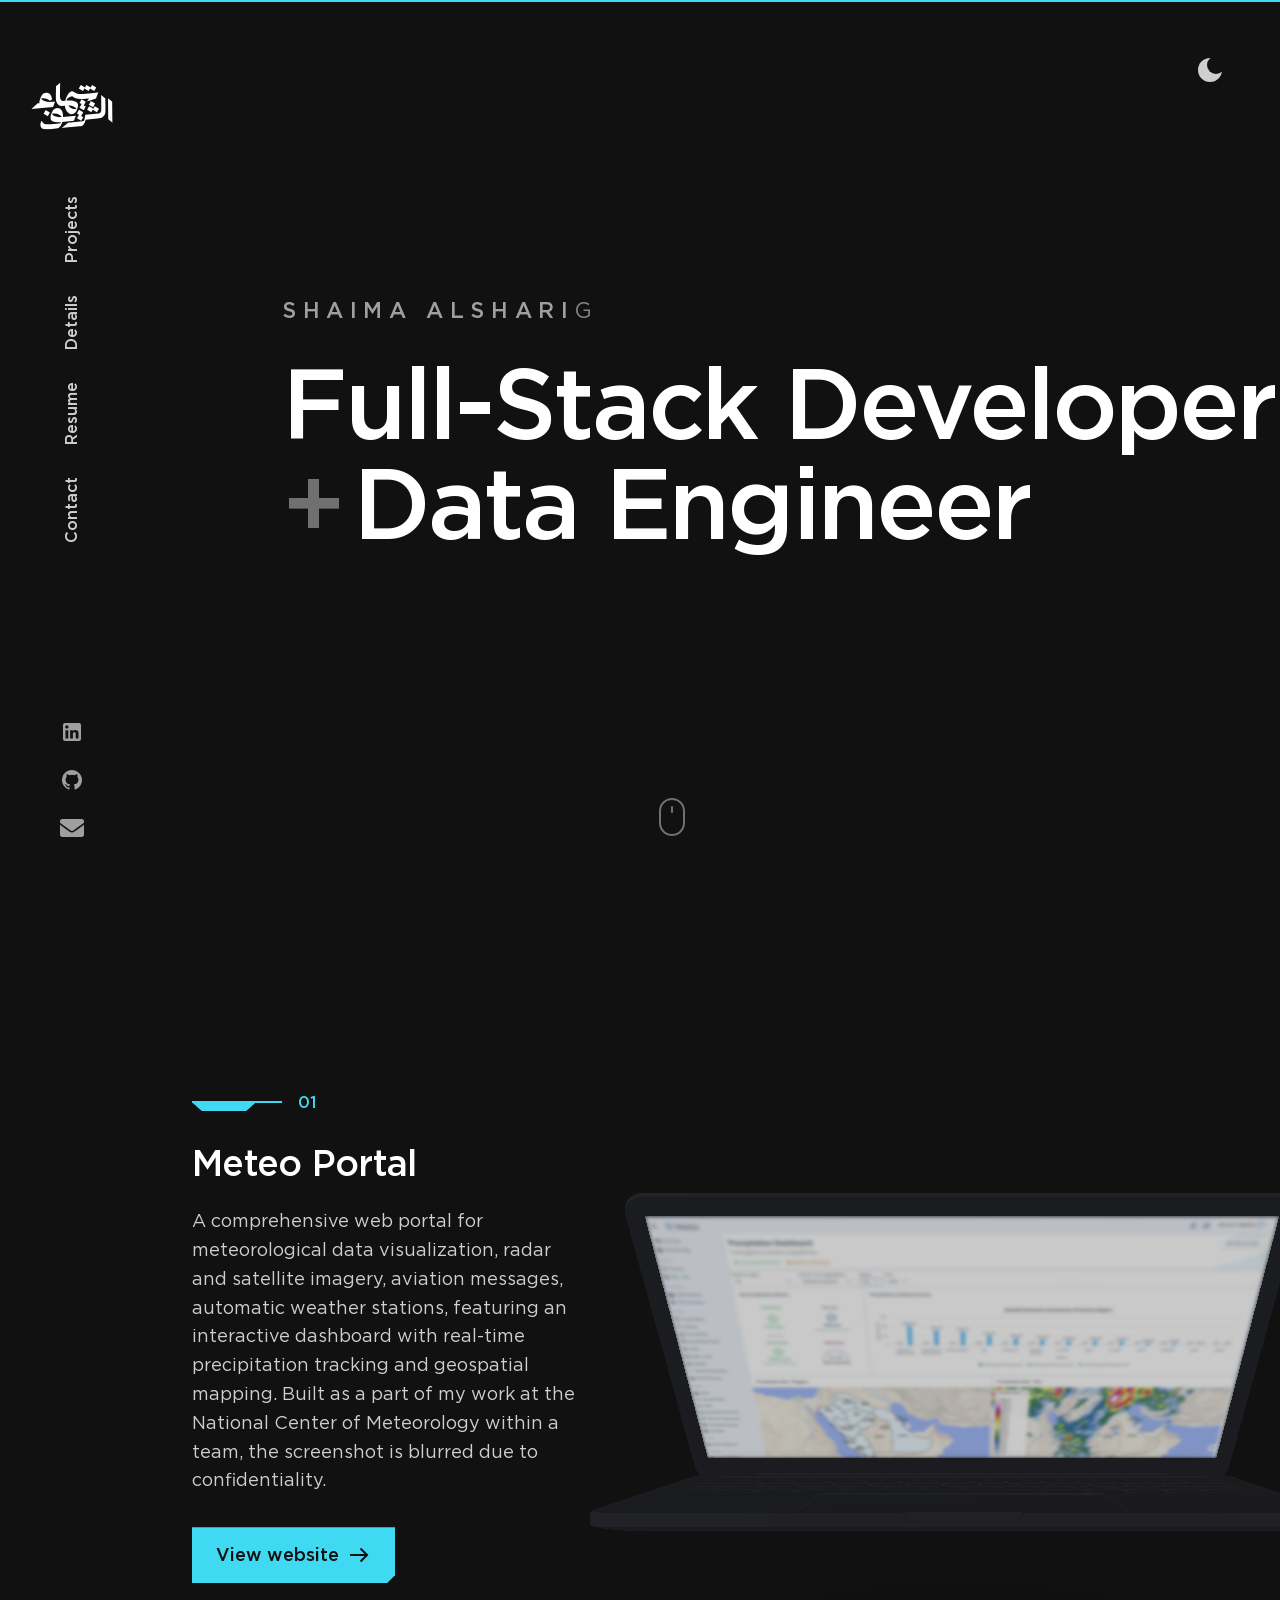
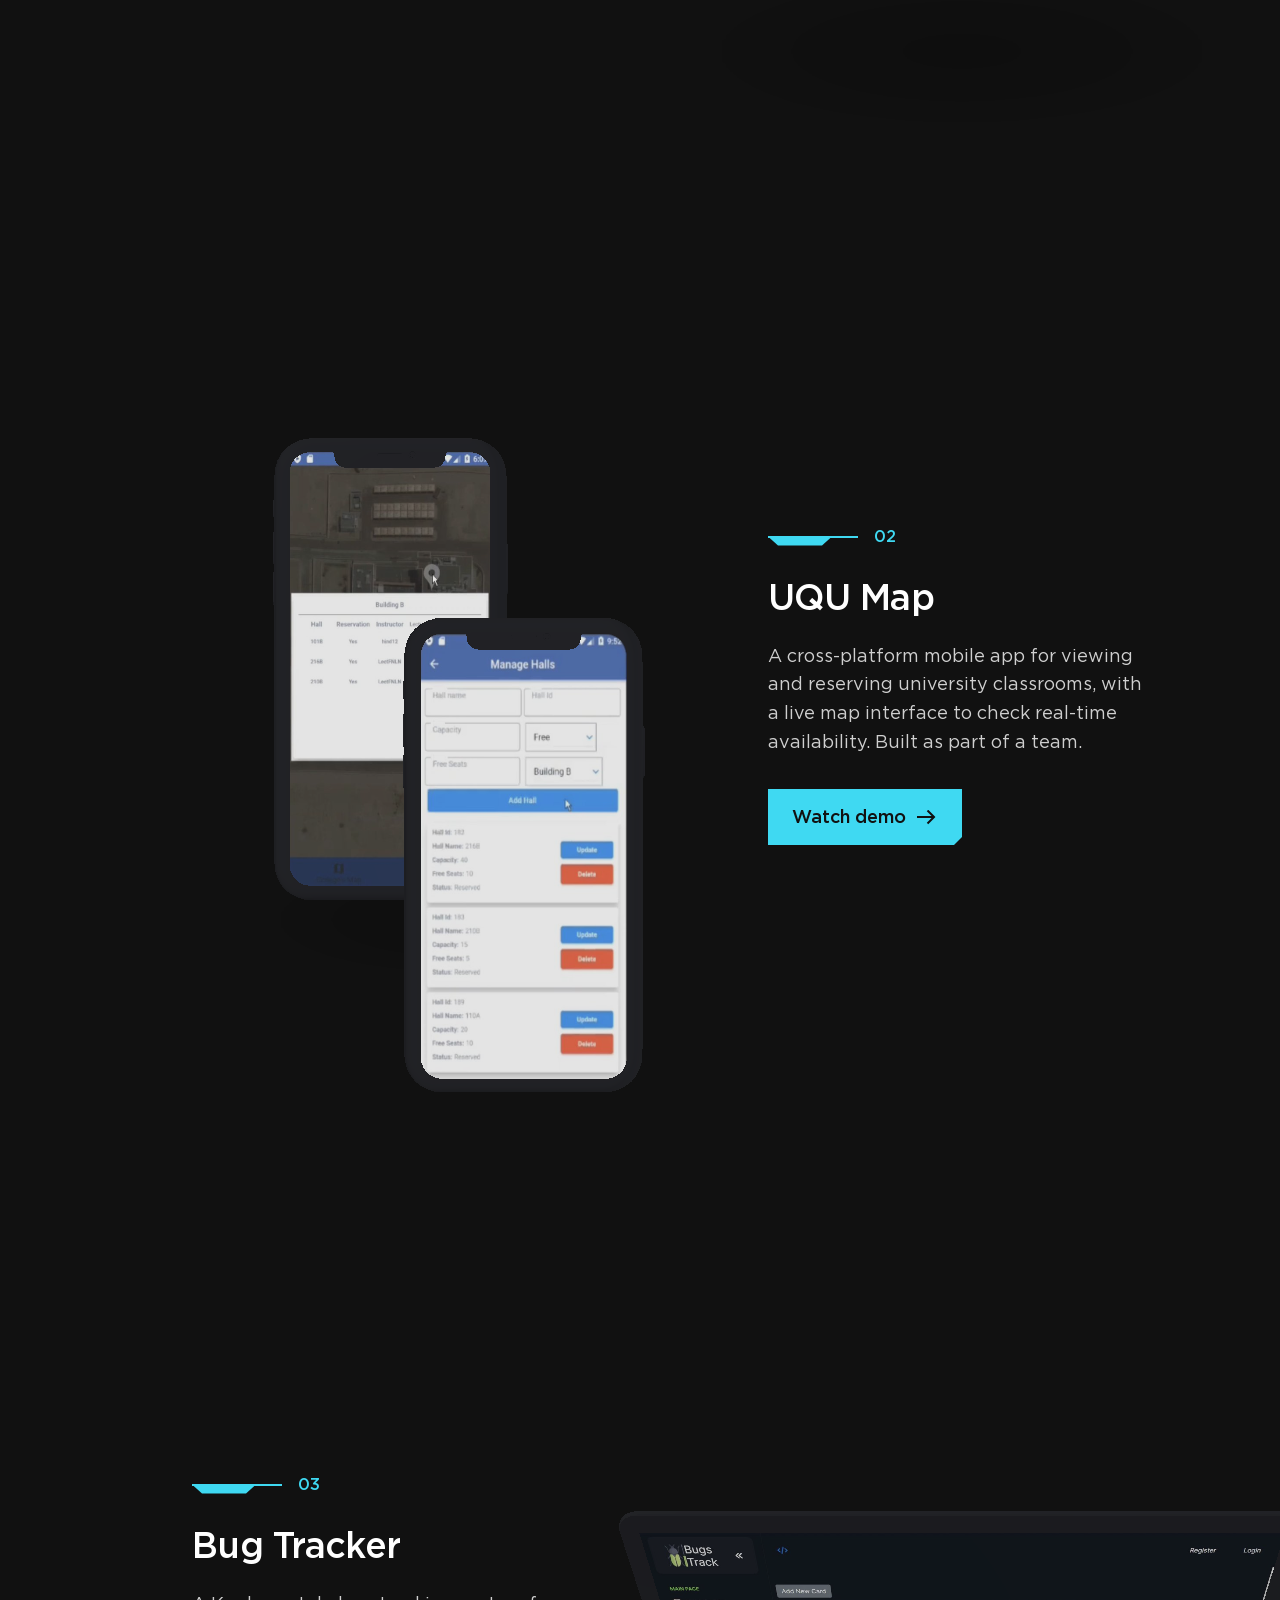
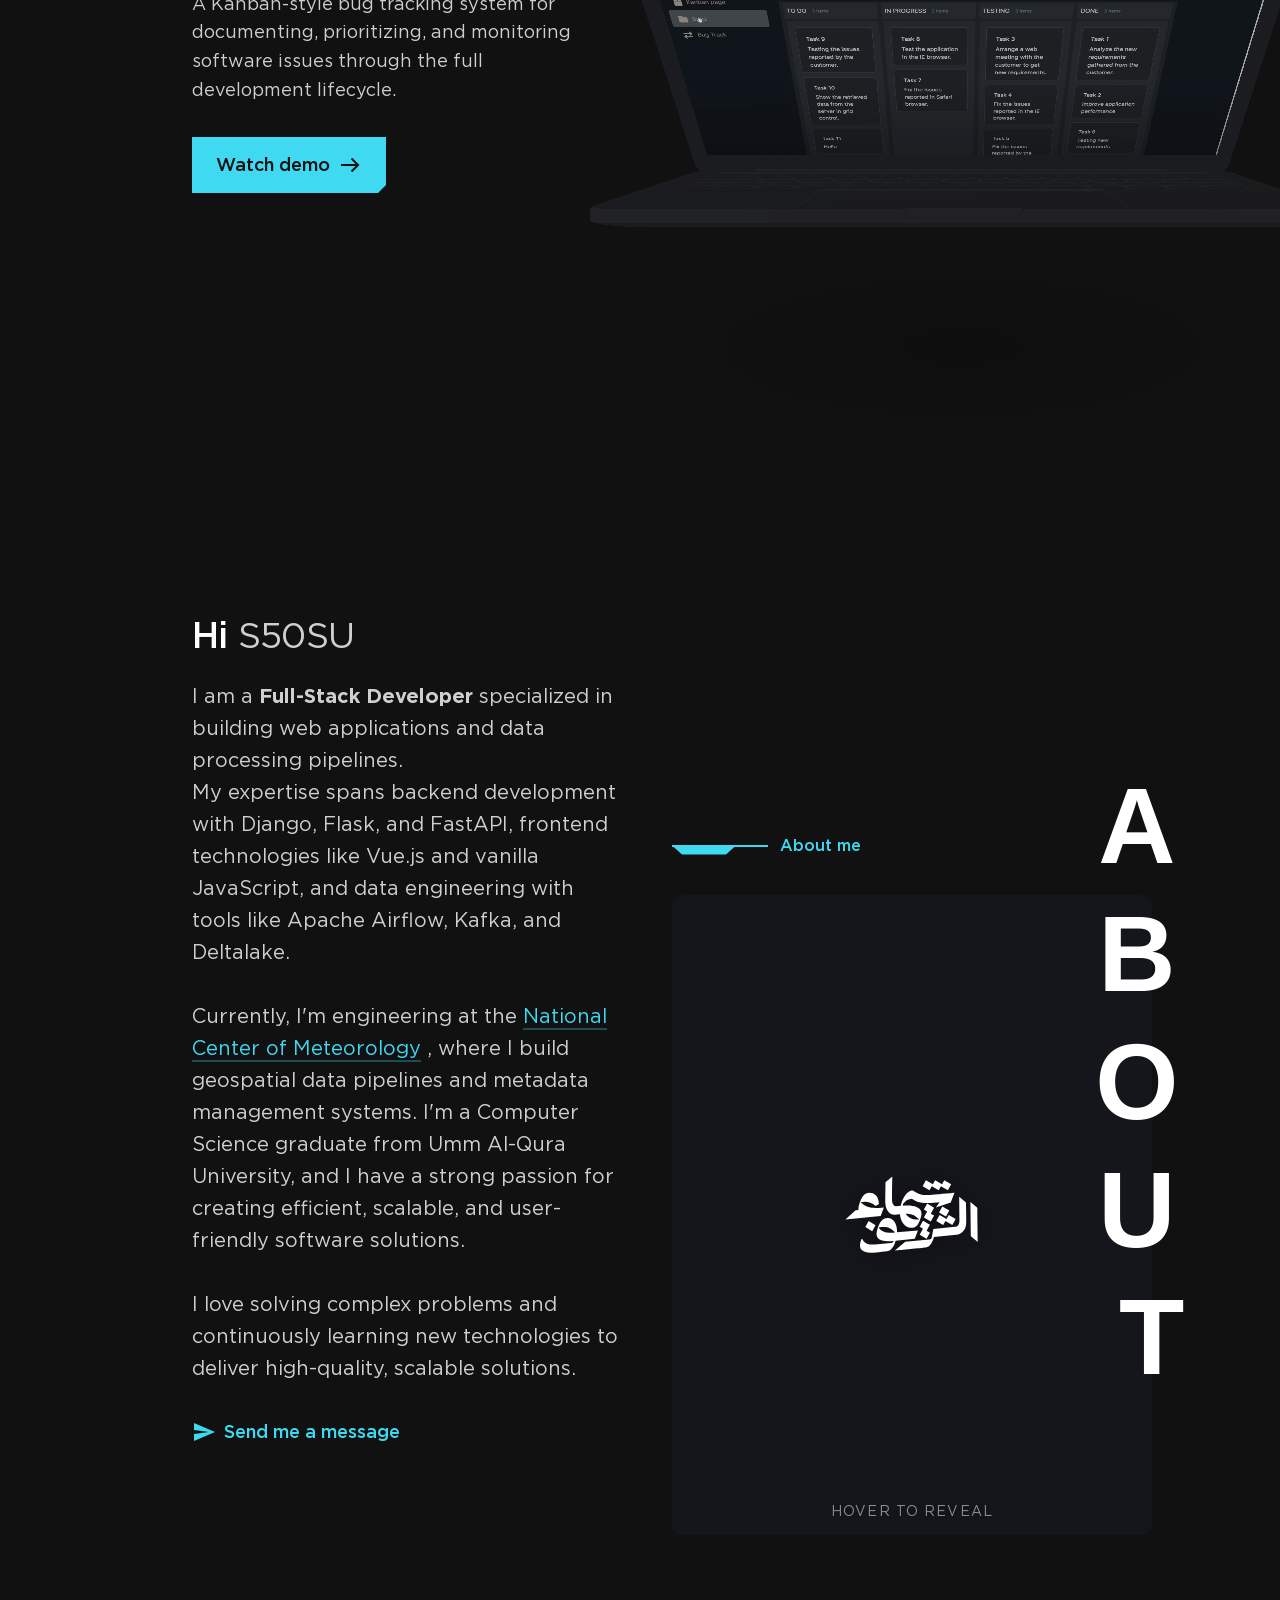
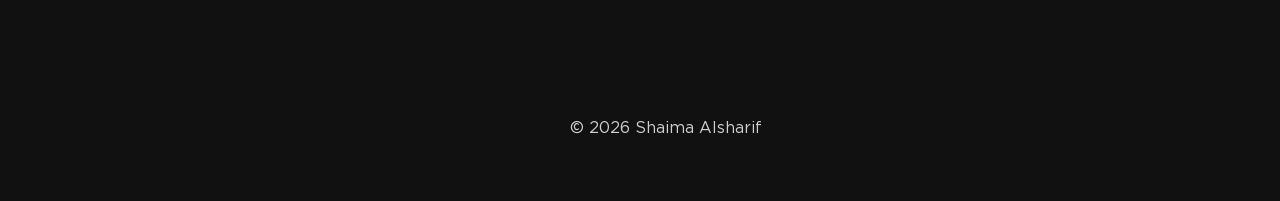
<file: index.html>
<!DOCTYPE html>
<html lang="en">
    <head>
        <meta charSet="utf-8"/>
        <meta name="viewport" content="width=device-width, initial-scale=1"/>
        <meta name="theme-color" content="#F2F2F2"/>
        <meta name="color-scheme" content="light dark"/>
        <link rel="stylesheet" href="/assets/css/theme.css"/>
        <title>Shaima Alsharif | Full-Stack Developer</title>
        <meta name="description" content="Portfolio of Shaima Alsharif — a Full-Stack Developer specializing in web applications and data processing pipelines."/>
        <meta name="author" content="Shaima Alsharif"/>
        <meta property="og:image" content="https://shaimamanami.github.io/site-preview.png"/>
        <meta property="og:image:alt" content="Banner for the site"/>
        <meta property="og:image:width" content="3004"/>
        <meta property="og:image:height" content="1564"/>
        <meta property="og:title" content="Shaima Alsharif | Full-Stack Developer"/>
        <meta property="og:site_name" content="Shaima Alsharif"/>
        <meta property="og:type" content="website"/>
        <meta property="og:url" content="https://shaimamanami.github.io"/>
        <meta property="og:locale" content="en_US"/>
        <meta property="og:description" content="Portfolio of Shaima Alsharif — a Full-Stack Developer specializing in web applications and data processing pipelines."/>
        <meta property="twitter:card" content="summary_large_image"/>
        <meta property="twitter:description" content="Portfolio of Shaima Alsharif — a Full-Stack Developer specializing in web applications and data processing pipelines."/>
        <meta property="twitter:title" content="Shaima Alsharif | Full-Stack Developer"/>
        <meta property="twitter:image" content="https://shaimamanami.github.io/site-preview.png"/>
        <link rel="stylesheet" href="/assets/css/base.css"/>
        <link rel="stylesheet" href="/assets/css/image.css"/>
        <link rel="stylesheet" href="/assets/css/primitives.css"/>
        <link rel="stylesheet" href="/assets/css/heading.css"/>
        <link rel="stylesheet" href="/assets/css/error-page.css"/>
        <link rel="stylesheet" href="/assets/css/decoder-text.css"/>
        <link rel="stylesheet" href="/assets/css/visually-hidden.css"/>
        <link rel="preload" href="/assets/fonts/gotham-medium.woff2" as="font" type="font/woff2" crossorigin=""/>
        <link rel="preload" href="/assets/fonts/gotham-book.woff2" as="font" type="font/woff2" crossorigin=""/>
        <link rel="manifest" href="/manifest.json"/>
        <link rel="icon" href="/favicon.ico" type="image/x-icon"/>
        <link rel="shortcut_icon" href="/shortcut.png" type="image/png" sizes="64x64"/>
        <link rel="apple-touch-icon" href="/icon-256.png" sizes="256x256"/>
        <link rel="author"  href="/humans.txt" type="text/plain"/>
        <link rel="stylesheet" href="/assets/css/home.css"/>
        <link rel="stylesheet" href="/assets/css/layout.css"/>
        <link rel="stylesheet" href="/assets/css/divider.css"/>
        <link rel="stylesheet" href="/assets/css/link.css"/>
        <link rel="stylesheet" href="/assets/css/hero-sphere.css"/>
        <link rel="stylesheet" href="/assets/css/model-viewer.css"/>
        <link rel="preload" href="/assets/draco/draco_wasm_wrapper.js" as="script" type="text/javascript"/>
        <link rel="preload" href="/assets/draco/draco_decoder.wasm" as="fetch" type="application/wasm" crossorigin=""/>
        <link rel="canonical" href="https://shaimamanami.github.io"/>
        <script type="application/ld+json">
            {
                "@context": "https://schema.org",
                "@graph": [
                    {
                        "@type": "Person",
                        "@id": "https://shaimamanami.github.io/#person",
                        "name": "Shaima Alsharif",
                        "alternateName": [
                            "Shaima Alsharif",
                            "ShaimaManami"
                        ],
                        "url": "https://shaimamanami.github.io",
                        "jobTitle": "Full-Stack Developer",
                        "description": "Shaima Alsharif is a Full-Stack Developer working on web applications and data processing pipelines.",
                        "knowsAbout": [
                            "Full-Stack Development",
                            "Data Engineering",
                            "Web Development",
                            "Mobile Development",
                            "Backend Development"
                        ],
                        "sameAs": [
                            "https://github.com/ShaimaManami",
                            "https://www.linkedin.com/in/shaima-alsharif/"
                        ]
                    },
                    {
                        "@type": "WebSite",
                        "@id": "https://shaimamanami.github.io/#website",
                        "url": "https://shaimamanami.github.io",
                        "name": "Shaima Alsharif — Full-Stack Developer",
                        "description": "Portfolio of Shaima Alsharif, a Full-Stack Developer.",
                        "inLanguage": "en",
                        "publisher": {
                            "@id": "https://shaimamanami.github.io/#person"
                        }
                    }
                ]
            }</script>
    </head>
    <body data-theme="dark">
        <div class="progress-bar" data-status="idle" data-visible="false" data-complete="false"></div>
        <a class="visually-hidden page__skip-link" data-hidden="false" data-show-on-focus="true" href="#main-content">Skip to main content</a>
        <header class="navbar" id="navbar-root"></header>
        <main id="main-content" class="page" tabindex="-1" data-loading="false">
            <div class="home">
                <section class="section hero" id="intro" aria-labelledby="intro-title" tabindex="-1">
                    <header class="hero__text">
                        <h1 class="hero__name" data-visible="false" id="intro-title">
                            <span class="decoder-text">
                                <span class="visually-hidden" data-hidden="true">Shaima Alsharif</span>
                                <span aria-hidden="true"></span>
                            </span>
                        </h1>
                        <h2 class="heading hero__title" data-align="auto" data-weight="medium" data-level="0">
                            <span class="visually-hidden" data-hidden="true">Full-Stack Developer + Data Engineer</span>
                            <span aria-hidden="true" class="hero__row">
                                <span class="hero__word" data-status="exited" style="--delay:200ms">Full-Stack Developer</span>
                                <span class="hero__line" data-status="exited"></span>
                            </span>
                            <div class="hero__row">
                                <span aria-hidden="true" class="hero__word" data-plus="true" data-status="exited" style="--delay:600ms">Data Engineer</span>
                            </div>
                        </h2>
                    </header>
                    <a class="hero__scroll-indicator" data-status="exited" data-hidden="false" data-discover="true" href="/#project-1">
                        <span class="visually-hidden" data-hidden="true">Scroll to projects</span>
                    </a>
                    <a class="hero__mobile-scroll-indicator" data-status="exited" data-hidden="false" data-discover="true" href="/#project-1">
                        <span class="visually-hidden" data-hidden="true">Scroll to projects</span>
                        <svg aria-hidden="true" stroke="currentColor" width="43" height="15" viewBox="0 0 43 15">
                            <path d="M1 1l20.5 12L42 1" stroke-width="2" fill="none"></path>
                        </svg>
                    </a>
                </section>
                <section class="section project-summary" data-first="true" aria-labelledby="project-1-title" id="project-1" tabindex="-1">
                    <div class="project-summary__content">
                        <div class="project-summary__details">
                            <div aria-hidden="true" class="project-summary__index">
                                <div class="divider" style="--lineWidth:100%;--lineHeight:2px;--notchWidth:64px;--notchHeight:8px;--collapseDelay:1000ms">
                                    <div class="divider__line" data-collapsed="true"></div>
                                    <div class="divider__notch" data-collapsed="true" style="--collapseDelay:1160ms"></div>
                                </div>
                                <span class="project-summary__index-number" data-visible="false">01</span>
                            </div>
                            <h2 class="heading project-summary__title" data-align="auto" data-weight="medium" data-level="3" data-visible="false" id="project-1-title">Meteo Portal</h2>
                            <p class="text project-summary__description" data-align="auto" data-size="m" data-weight="auto" data-visible="false">
                                A comprehensive web portal for meteorological data visualization, radar and satellite imagery, 
                                aviation messages, automatic weather stations, featuring an interactive dashboard with 
                                real-time precipitation tracking and geospatial mapping. Built as a part of my work at the 
                                National Center of Meteorology within a team, the screenshot is blurred due to confidentiality.</p>
                            <div class="project-summary__button" data-visible="false">
                                <a class="button" href="https://meteo.ncm.gov.sa/en/start/start-here/" rel="noopener noreferrer" target="_blank">
                                    <span class="button__text">View website</span>
                                    <svg aria-hidden="true" class="icon button__icon" width="24" height="24" data-end="true" data-shift="true">
                                        <use href="/assets/images/icons-placeholder.svg#arrow-right"></use>
                                    </svg>
                                </a>
                            </div>
                        </div>
                        <div class="project-summary__preview">
                            <svg type="project" data-visible="false" data-light="true" style="--opacity:70%" class="project-summary__placeholder-svg" data-device="laptop" viewBox="0 0 751 136">
                                <use href="/assets/images/home_placeholder.svg#project"></use>
                            </svg>
                            <div class="project-summary__model" data-device="laptop" style="--delay:700ms">
                                <div class="loader project-summary__loader" data-center="true" style="--width:32px;--height:4px" data-visible="false">
                                    <div class="loader__dot"></div>
                                </div>
                            </div>
                        </div>
                    </div>
                </section>
                <section class="section project-summary" data-alternate="true" data-first="false" aria-labelledby="project-2-title" id="project-2" tabindex="-1">
                    <div class="project-summary__content">
                        <div class="project-summary__preview">
                            <svg type="project" data-visible="false" data-light="true" style="--opacity:70%" class="project-summary__placeholder-svg" data-device="phone" viewBox="0 0 751 136">
                                <use href="/assets/images/home_placeholder.svg#project"></use>
                            </svg>
                            <div class="project-summary__model" data-device="phone" style="--delay:300ms">
                                <div class="loader project-summary__loader" data-center="true" style="--width:32px;--height:4px" data-visible="false">
                                    <div class="loader__dot"></div>
                                </div>
                            </div>
                        </div>
                        <div class="project-summary__details">
                            <div aria-hidden="true" class="project-summary__index">
                                <div class="divider" style="--lineWidth:100%;--lineHeight:2px;--notchWidth:64px;--notchHeight:8px;--collapseDelay:1000ms">
                                    <div class="divider__line" data-collapsed="true"></div>
                                    <div class="divider__notch" data-collapsed="true" style="--collapseDelay:1160ms"></div>
                                </div>
                                <span class="project-summary__index-number" data-visible="false">02</span>
                            </div>
                            <h2 class="heading project-summary__title" data-align="auto" data-weight="medium" data-level="3" data-visible="false" id="project-2-title">UQU Map</h2>
                            <p class="text project-summary__description" data-align="auto" data-size="m" data-weight="auto" data-visible="false">
                                A cross-platform mobile app for viewing and reserving university classrooms, with a live map 
                                interface to check real-time availability.  Built as part of a team.</p>
                            <div class="project-summary__button" data-visible="false">
                                <a class="button" href="https://youtu.be/NXYu3jrSTbk" rel="noopener noreferrer" target="_blank">
                                    <span class="button__text">Watch demo</span>
                                    <svg aria-hidden="true" class="icon button__icon" width="24" height="24" data-end="true" data-shift="true">
                                        <use href="/assets/images/icons-placeholder.svg#arrow-right"></use>
                                    </svg>
                                </a>
                            </div>
                        </div>
                    </div>
                </section>
                <section class="section project-summary" data-first="false" aria-labelledby="project-3-title" id="project-3" tabindex="-1">
                    <div class="project-summary__content">
                        <div class="project-summary__details">
                            <div aria-hidden="true" class="project-summary__index">
                                <div class="divider" style="--lineWidth:100%;--lineHeight:2px;--notchWidth:64px;--notchHeight:8px;--collapseDelay:1000ms">
                                    <div class="divider__line" data-collapsed="true"></div>
                                    <div class="divider__notch" data-collapsed="true" style="--collapseDelay:1160ms"></div>
                                </div>
                                <span class="project-summary__index-number" data-visible="false">03</span>
                            </div>
                            <h2 class="heading project-summary__title" data-align="auto" data-weight="medium" data-level="3" data-visible="false" id="project-3-title">Bug Tracker</h2>
                            <p class="text project-summary__description" data-align="auto" data-size="m" data-weight="auto" data-visible="false">
                                A Kanban-style bug tracking system for documenting, prioritizing, 
                                and monitoring software issues through the full development lifecycle.</p>
                            <div class="project-summary__button" data-visible="false">
                                <a class="button" href="https://youtu.be/pxAF4e_zcto" rel="noopener noreferrer" target="_blank">
                                    <span class="button__text">Watch demo</span>
                                    <svg aria-hidden="true" class="icon button__icon" width="24" height="24" data-end="true" data-shift="true">
                                        <use href="/assets/images/icons-placeholder.svg#arrow-right"></use>
                                    </svg>
                                </a>
                            </div>
                        </div>
                        <div class="project-summary__preview">
                            <svg type="project" data-visible="false" data-light="true" style="--opacity:70%" class="project-summary__placeholder-svg" data-device="laptop" viewBox="0 0 751 136">
                                <use href="/assets/images/home_placeholder.svg#project"></use>
                            </svg>
                            <div class="project-summary__model" data-device="laptop" style="--delay:700ms">
                                <div class="loader project-summary__loader" data-center="true" style="--width:32px;--height:4px" data-visible="false">
                                    <div class="loader__dot"></div>
                                </div>
                            </div>
                        </div>
                    </div>
                </section>
                <section class="section profile" id="details" aria-labelledby="details-title" tabindex="-1">
                    <div class="profile__content">
                        <div class="profile__column">
                            <h3 class="heading profile__title" data-align="auto" data-weight="medium" data-level="3" data-visible="false" id="details-title">
                                <span class="decoder-text">
                                    <span class="visually-hidden" data-hidden="true">Hi there</span>
                                    <span aria-hidden="true"></span>
                                </span>
                            </h3>
                            <p class="text profile__description" data-align="auto" data-size="l" data-weight="auto" data-visible="false">
                                I am a <strong>Full-Stack Developer</strong>
                                specialized in building web applications and data processing pipelines.<br/>My expertise spans backend development with Django, Flask, and FastAPI,
                                 frontend technologies like Vue.js and vanilla JavaScript, and data engineering with tools like Apache Airflow, Kafka, and Deltalake.
                            </p>
                            <p class="text profile__description" data-align="auto" data-size="l" data-weight="auto" data-visible="false">
                                Currently, I&#x27;m engineering at the <a class="link" rel="noopener noreferrer" href="https://www.ncm.gov.sa/ar" target="_blank">National Center of Meteorology</a>
                                , where I build geospatial data pipelines and metadata management systems. I&#x27;m a Computer Science graduate from Umm Al-Qura University, and I have a strong passion 
                                for creating efficient, scalable, and user-friendly software solutions.
                            </p>
                            <p class="text profile__description" data-align="auto" data-size="l" data-weight="auto" data-visible="false">
                                I love solving complex problems and continuously learning new technologies to deliver high-quality, 
                                scalable solutions.
                            </p>
                            <a class="button profile__button" data-secondary="true" data-icon="send" href="/contact" data-visible="false" data-discover="true">
                                <svg aria-hidden="true" class="icon button__icon" width="24" height="24" data-start="true">
                                    <use href="/assets/images/icons-placeholder.svg#send"></use>
                                </svg>
                                <span class="button__text">Send me a message</span>
                            </a>
                        </div>
                        <div class="profile__column">
                            <div class="profile__tag" aria-hidden="true">
                                <div class="divider" style="--lineWidth:100%;--lineHeight:2px;--notchWidth:64px;--notchHeight:8px;--collapseDelay:1000ms">
                                    <div class="divider__line" data-collapsed="true"></div>
                                    <div class="divider__notch" data-collapsed="true" style="--collapseDelay:1160ms"></div>
                                </div>
                                <div class="profile__tag-text" data-visible="false">About me</div>
                            </div>
                            <div class="profile__image">
                                <div class="profile__xray" data-visible="false"></div>
                                <svg class="profile__placeholder-svg" data-visible="false" viewBox="0 0 136 766">
                                    <use href="/assets/images/home_placeholder.svg#profile"></use>
                                </svg>
                            </div>
                        </div>
                    </div>
                </section>
                <footer class="footer">
                    <span class="text" data-align="center" data-size="s" data-weight="auto">
                        <span class="footer__date">© 2026 Shaima Alsharif</span>
                    </span>
                </footer>
            </div>
        </main>
        <script type="module" src="/assets/js/vanilla-core.js"></script>
        <script type="module" src="/assets/js/hero-sphere.js"></script>
        <script type="module" src="/assets/js/about-xray.js"></script>
        <script type="module" src="/assets/js/model-viewer.js"></script>
    </body>
</html>
</file>
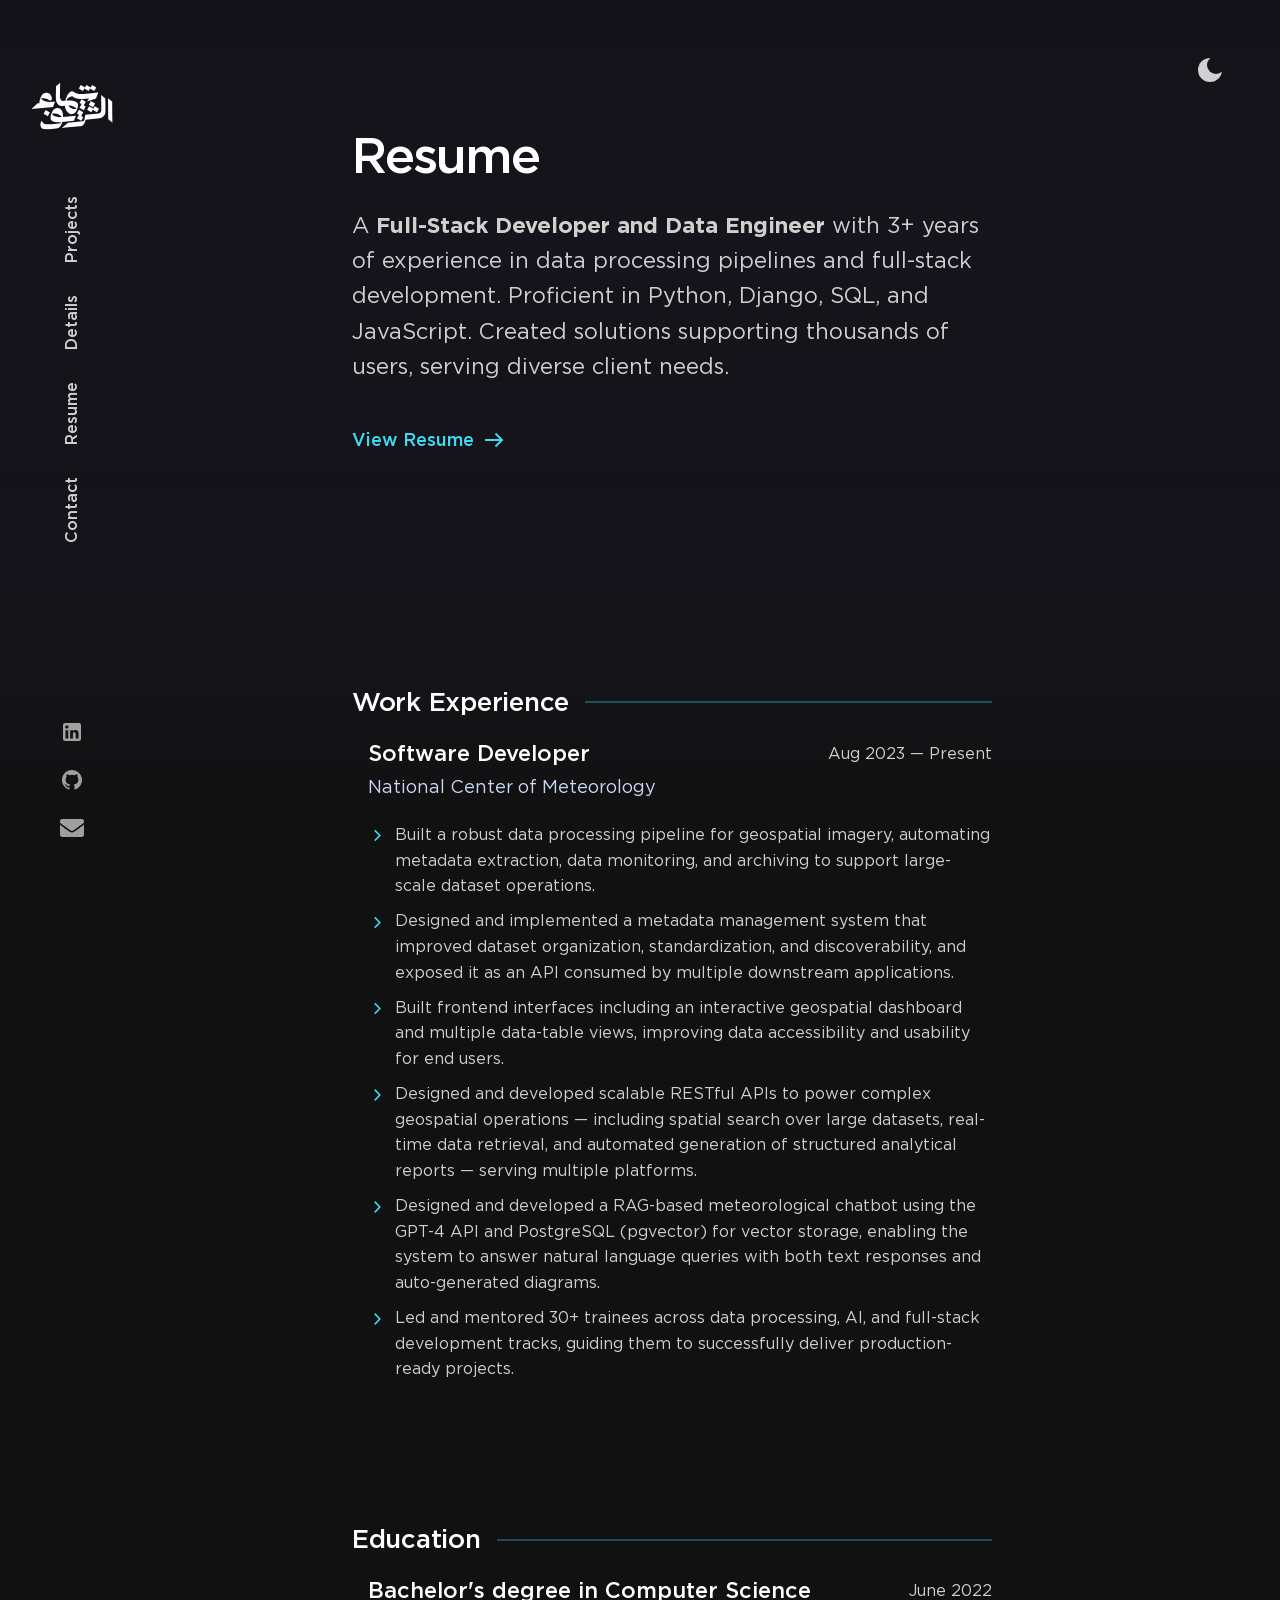
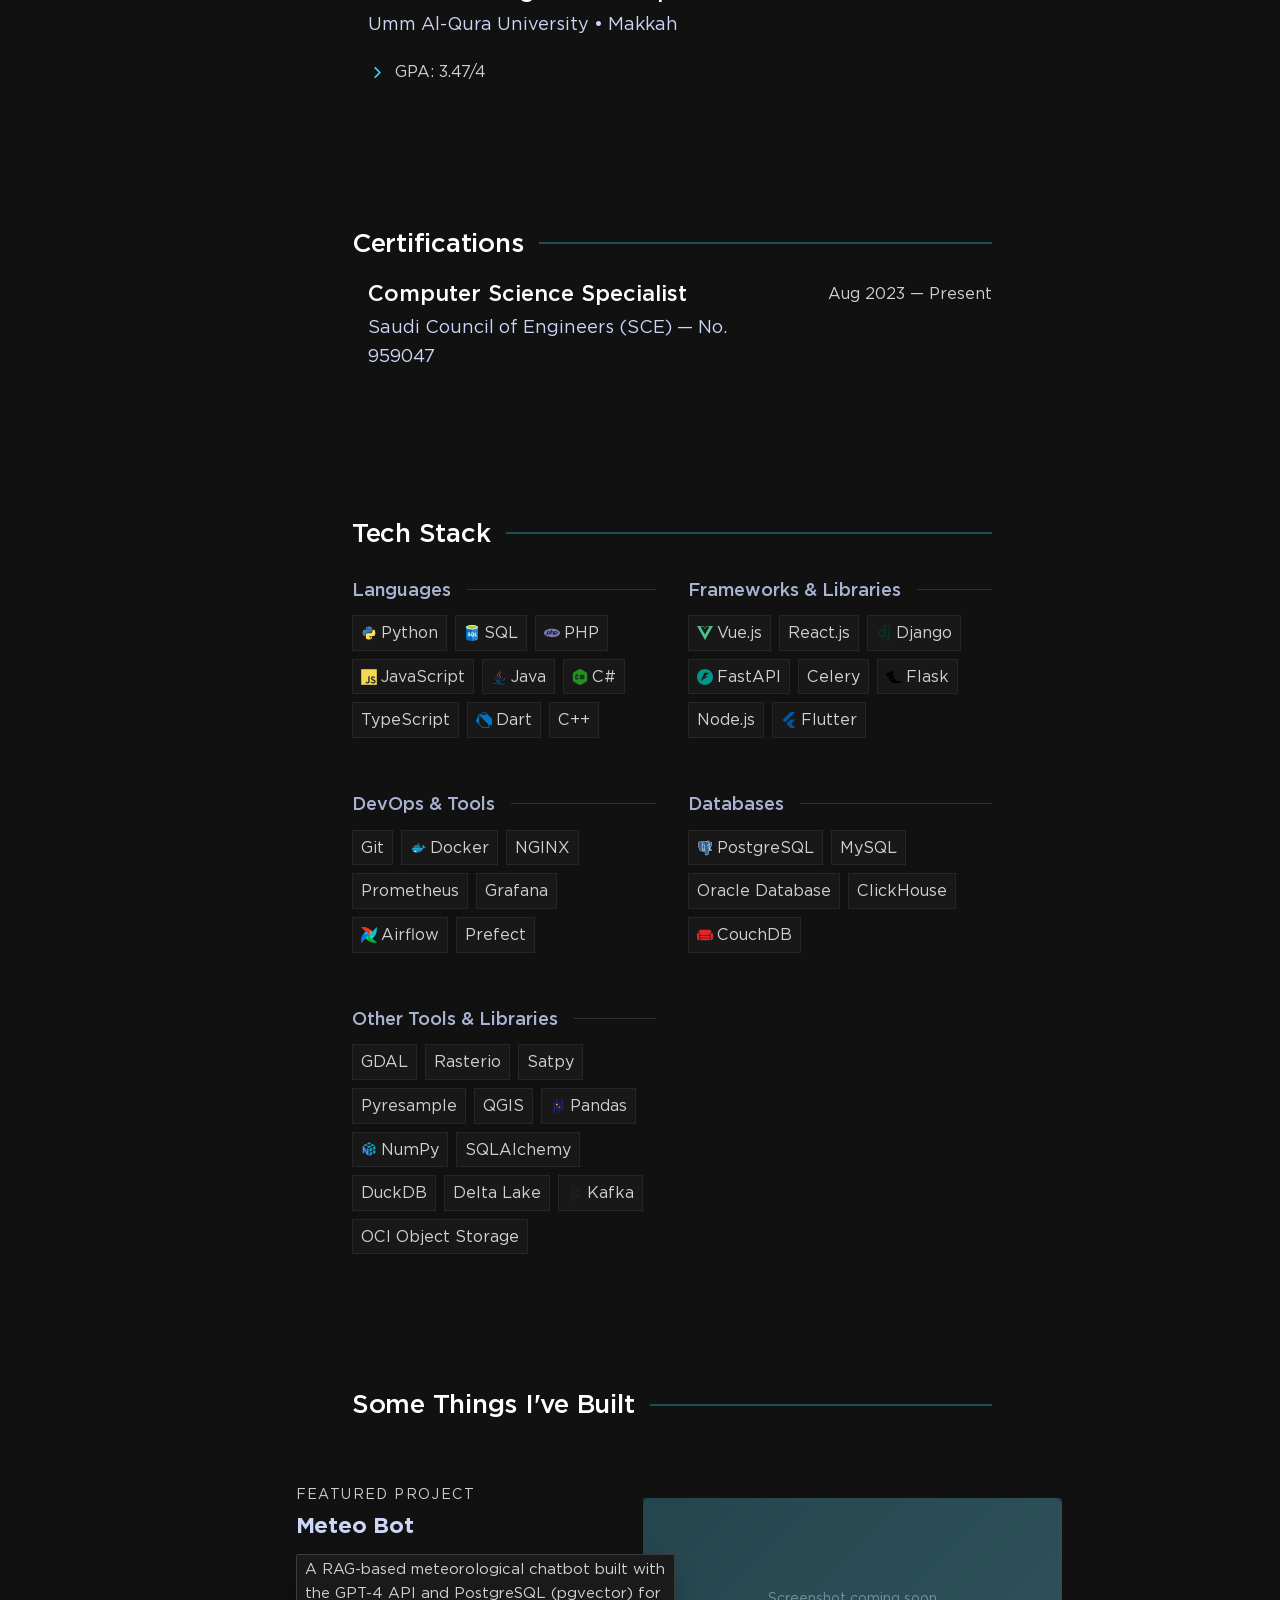
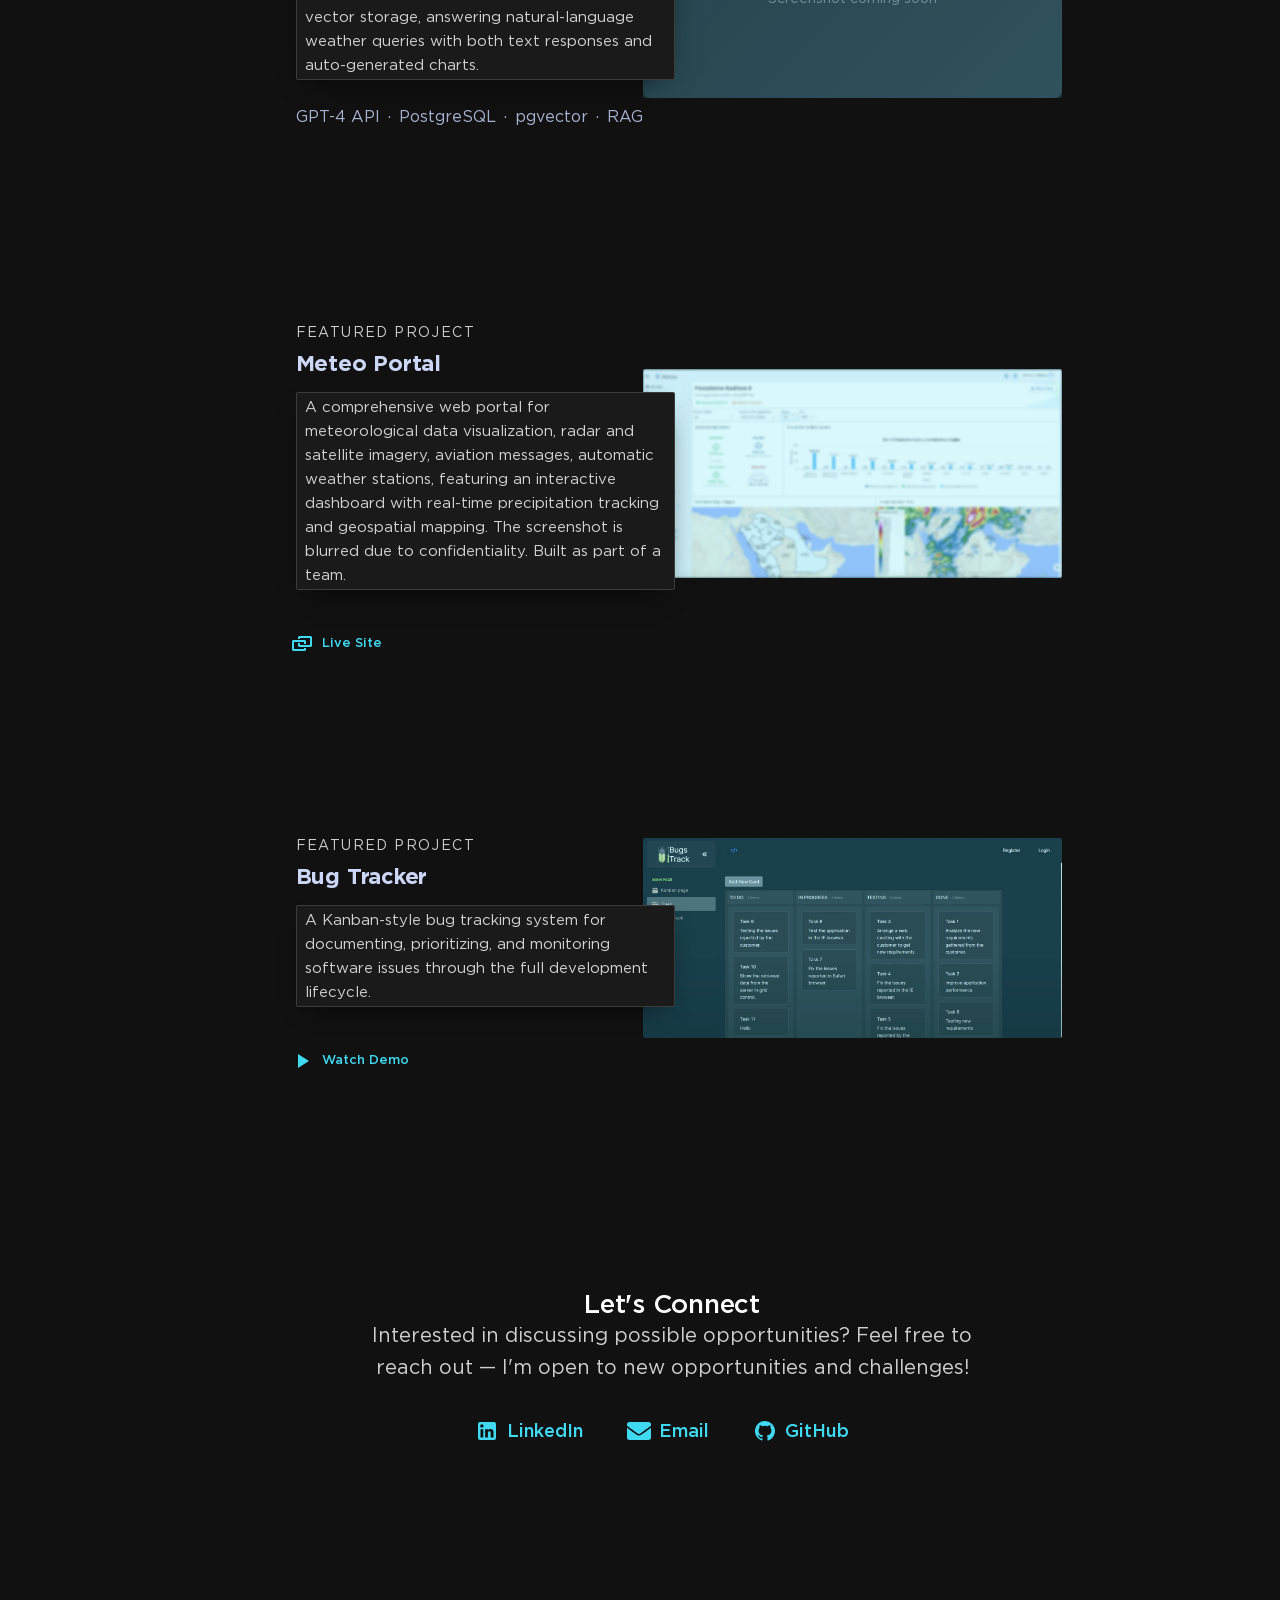
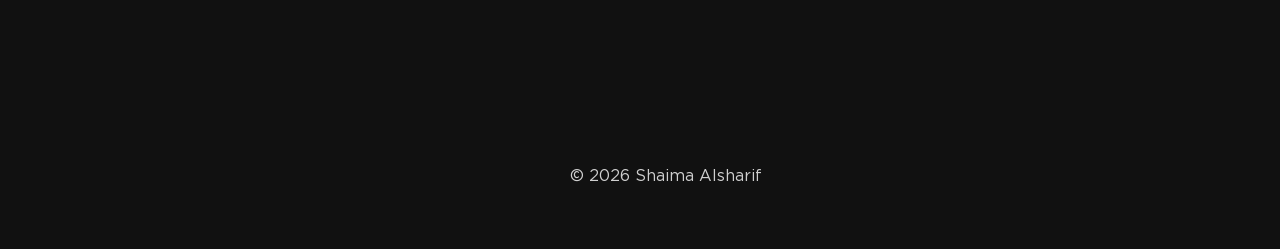
<file: resume/index.html>
<!DOCTYPE html>
<html lang="en">

<head>
    <meta charset="utf-8">
    <meta name="viewport" content="width=device-width, initial-scale=1">
    <meta name="theme-color" content="#111">
    <meta name="color-scheme" content="dark light">
    <link rel="stylesheet" href="/assets/css/theme.css"/>
    <title>Shaima Alsharif | Resume</title>
    <meta name="description" content="My academic achievements, data engineering projects, and analytical expertise.">
    <meta name="author" content="Shaima Alsharif">
    <meta property="og:image" content="https://shaimamanami.github.io/site-preview.png">
    <meta property="og:image:alt" content="Banner for the site">
    <meta property="og:image:width" content="3004"/>
    <meta property="og:image:height" content="1564"/>
    <meta property="og:title" content="Shaima Alsharif | Resume">
    <meta property="og:site_name" content="Shaima Alsharif">
    <meta property="og:type" content="website">
    <meta property="og:url" content="https://shaimamanami.github.io">
    <meta property="og:locale" content="en_US">
    <meta property="og:description"
        content="My academic achievements, data engineering projects, and analytical expertise.">
    <meta property="twitter:card" content="summary_large_image">
    <meta property="twitter:description"
        content="My academic achievements, data engineering projects, and analytical expertise.">
    <meta property="twitter:title" content="Shaima Alsharif | Resume">
    <meta property="twitter:image" content="https://shaimamanami.github.io/site-preview.png">
    <link rel="stylesheet" href="/assets/css/base.css">
    <link rel="stylesheet" href="/assets/css/image.css">
    <link rel="stylesheet" href="/assets/css/primitives.css">
    <link rel="stylesheet" href="/assets/css/heading.css">
    <link rel="stylesheet" href="/assets/css/error-page.css">
    <link rel="stylesheet" href="/assets/css/decoder-text.css">
    <link rel="stylesheet" href="/assets/css/visually-hidden.css">
    <link rel="preload" href="/assets/fonts/gotham-medium.woff2" as="font" type="font/woff2" crossorigin="">
    <link rel="preload" href="/assets/fonts/gotham-book.woff2" as="font" type="font/woff2" crossorigin="">
    <link rel="manifest" href="/manifest.json">
    <link rel="icon" href="/favicon.ico" type="image/x-icon">
    <link rel="shortcut_icon" href="/shortcut.png" type="image/png" sizes="64x64">
    <link rel="apple-touch-icon" href="/icon-256.png" sizes="256x256">
    <link rel="author" href="/humans.txt" type="text/plain">
    <link rel="stylesheet" href="/assets/css/resume-page.css">
    <link rel="stylesheet" href="/assets/css/layout.css">
    <link rel="stylesheet" href="/assets/css/list.css">
    <link rel="stylesheet" href="/assets/css/page-hero.css">
    <link rel="canonical" href="https://shaimamanami.github.io/resume">
</head>

<body data-theme="dark">
    <div class="progress-bar" data-status="idle" data-visible="false" data-complete="true"></div>
    <a class="visually-hidden page__skip-link" data-hidden="false" data-show-on-focus="true" href="#main-content">Skip
        to main content</a>
    <header class="navbar" id="navbar-root"></header>
    <main id="main-content" class="page" tabindex="-1" data-loading="false">
        <article class="page-hero resume-page__resume">
            <div class="page-hero__background-image" data-visible="true">
                <div class="page-hero__background-image-element" style="--offset: 0px;">
                    <div class="image" data-visible="true" data-theme="dark" style="--delay:0ms">
                        <div class="image__element-wrapper" data-visible="true" style="--delay:1000ms"><img
                                class="image__element" data-loaded="true" data-cover="true" decoding="async" alt=""
                                role="presentation" src="/assets/static/resume/shaima-gradient-bg.jpg"></div>
                    </div>
                </div>
                <div class="page-hero__background-scrim" style="--opacity:70%"></div>
            </div>
            <section class="section page-hero__header">
                <div class="page-hero__header-content" style="--initDelay:300ms">
                    <div class="page-hero__details">
                        <h1 class="heading page-hero__title" data-align="auto" data-weight="medium" data-level="2"><span
                                class="decoder-text"><span class="visually-hidden" data-hidden="true">Resume</span><span
                                    aria-hidden="true"><span class="decoder-text__value">R</span><span
                                        class="decoder-text__value">e</span><span
                                        class="decoder-text__value">s</span><span
                                        class="decoder-text__value">u</span><span
                                        class="decoder-text__value">m</span><span
                                        class="decoder-text__value">e</span></span></span></h1>
                        <p class="text page-hero__description" data-align="auto" data-size="xl" data-weight="auto">A
                            <strong>Full-Stack Developer and Data Engineer</strong> with 3+ years of experience in data
                            processing pipelines and full-stack development. Proficient in Python, Django, SQL, and
                            JavaScript. Created solutions supporting thousands of users, serving diverse client needs.
                        </p>
                        <div class="resume-page__download-container"><a class="button" data-secondary="true"
                                href="/assets/static/resume/shaima_alsharif_resume.pdf" rel="noopener noreferrer"
                                data-discover="true" target="_blank"><span class="button__text">View Resume</span><svg
                                    aria-hidden="true" class="icon button__icon" width="24" height="24" data-end="true"
                                    data-shift="true">
                                    <use href="/assets/images/icons-placeholder.svg#arrow-right"></use>
                                </svg></a></div>
                    </div>
                </div>
            </section>
            <section class="page-hero__section">
                <div class="section page-hero__section-inner" data-padding="both">
                    <div class="page-hero__section-content" data-width="l">
                        <div class="resume-page__section" data-visible="false">
                            <div class="resume-page__section-heading">
                                <h2 class="heading" data-align="auto" data-weight="medium" data-level="4">Work
                                    Experience</h2>
                                <div class="resume-page__section-line"></div>
                            </div>
                            <div class="resume-page__resume-row">
                                <div class="resume-page__resume-header">
                                    <div class="resume-page__resume-header-left">
                                        <h3 class="heading resume-page__resume-role" data-align="auto"
                                            data-weight="medium" data-level="5">Software Developer</h3><span
                                            class="text resume-page__company-name" data-align="auto" data-size="m"
                                            data-weight="auto">National Center of Meteorology</span>
                                    </div>
                                    <div class="resume-page__time-period"><svg aria-hidden="true"
                                            class="icon resume-page__time-icon" width="24" height="24">
                                            <use href="/assets/images/icons-placeholder.svg#time"></use>
                                        </svg><span class="text" data-align="auto" data-size="s" data-weight="auto">Aug
                                            2023 — Present</span></div>
                                </div>
                                <div class="resume-page__resume-details">
                                    <ul class="list">
                                        <li class="list__item">Built a robust data processing pipeline for geospatial
                                            imagery, automating metadata extraction, data monitoring, and archiving to
                                            support large-scale dataset operations.</li>
                                        <li class="list__item">Designed and implemented a metadata management system
                                            that improved dataset organization, standardization, and discoverability,
                                            and exposed it as an API consumed by multiple downstream applications.</li>
                                        <li class="list__item">Built frontend interfaces including an interactive
                                            geospatial dashboard and multiple data-table views, improving data
                                            accessibility and usability for end users.</li>
                                        <li class="list__item">Designed and developed scalable RESTful APIs to power
                                            complex geospatial operations — including spatial search over large
                                            datasets, real-time data retrieval, and automated generation of structured
                                            analytical reports — serving multiple platforms.</li>
                                        <li class="list__item">Designed and developed a RAG-based meteorological chatbot
                                            using the GPT-4 API and PostgreSQL (pgvector) for vector storage, enabling
                                            the system to answer natural language queries with both text responses and
                                            auto-generated diagrams.</li>
                                        <li class="list__item">Led and mentored 30+ trainees across data processing, AI,
                                            and full-stack development tracks, guiding them to successfully deliver
                                            production-ready projects.</li>
                                    </ul>
                                </div>
                            </div>
                        </div>
                        <div class="resume-page__section" data-visible="false">
                            <div class="resume-page__section-heading">
                                <h2 class="heading" data-align="auto" data-weight="medium" data-level="4">Education</h2>
                                <div class="resume-page__section-line"></div>
                            </div>
                            <div class="resume-page__resume-row">
                                <div class="resume-page__resume-header">
                                    <div class="resume-page__resume-header-left">
                                        <h3 class="heading resume-page__resume-role" data-align="auto"
                                            data-weight="medium" data-level="5">Bachelor's degree in Computer Science
                                        </h3><span class="text resume-page__company-name" data-align="auto"
                                            data-size="m" data-weight="auto">Umm Al-Qura University • Makkah</span>
                                    </div>
                                    <div class="resume-page__time-period"><svg aria-hidden="true"
                                            class="icon resume-page__time-icon" width="24" height="24">
                                            <use href="/assets/images/icons-placeholder.svg#time"></use>
                                        </svg><span class="text" data-align="auto" data-size="s" data-weight="auto">June
                                            2022</span></div>
                                </div>
                                <div class="resume-page__resume-details">
                                    <ul class="list">
                                        <li class="list__item">GPA: 3.47/4</li>
                                    </ul>
                                </div>
                            </div>
                        </div>
                        <div class="resume-page__section" data-visible="false">
                            <div class="resume-page__section-heading">
                                <h2 class="heading" data-align="auto" data-weight="medium" data-level="4">Certifications
                                </h2>
                                <div class="resume-page__section-line"></div>
                            </div>
                            <div class="resume-page__resume-row">
                                <div class="resume-page__resume-header">
                                    <div class="resume-page__resume-header-left">
                                        <h3 class="heading resume-page__resume-role" data-align="auto"
                                            data-weight="medium" data-level="5">Computer Science Specialist</h3><span
                                            class="text resume-page__company-name" data-align="auto" data-size="m"
                                            data-weight="auto">Saudi Council of Engineers (SCE) — No. 959047</span>
                                    </div>
                                    <div class="resume-page__time-period"><svg aria-hidden="true"
                                            class="icon resume-page__time-icon" width="24" height="24">
                                            <use href="/assets/images/icons-placeholder.svg#time"></use>
                                        </svg><span class="text" data-align="auto" data-size="s" data-weight="auto">Aug
                                            2023 — Present</span></div>
                                </div>
                            </div>
                        </div>
                        <div class="resume-page__section" data-visible="false">
                            <div class="resume-page__section-heading">
                                <h2 class="heading" data-align="auto" data-weight="medium" data-level="4">Tech Stack
                                </h2>
                                <div class="resume-page__section-line"></div>
                            </div>
                            <div class="resume-page__tech-stack-container">
                                <div class="resume-page__tech-category">
                                    <h3 class="heading resume-page__tech-category-title" data-align="auto"
                                        data-weight="medium" data-level="5">Languages</h3>
                                    <div class="resume-page__tech-list">
                                        <div class="resume-page__tech-item"><img src="/assets/icons/Python.svg"
                                                alt="python" class="icon icon--tech resume-page__tech-item-icon"
                                                width="24" height="24"><span class="text" data-align="auto"
                                                data-size="s" data-weight="auto">Python</span></div>
                                        <div class="resume-page__tech-item"><img src="/assets/icons/sql.svg" alt="sql"
                                                class="icon icon--tech resume-page__tech-item-icon" width="24"
                                                height="24"><span class="text" data-align="auto" data-size="s"
                                                data-weight="auto">SQL</span></div>
                                        <div class="resume-page__tech-item"><img src="/assets/icons/PHP.svg" alt="php"
                                                class="icon icon--tech resume-page__tech-item-icon" width="24"
                                                height="24"><span class="text" data-align="auto" data-size="s"
                                                data-weight="auto">PHP</span></div>
                                        <div class="resume-page__tech-item"><img src="/assets/icons/JavaScript.svg"
                                                alt="javascript" class="icon icon--tech resume-page__tech-item-icon"
                                                width="24" height="24"><span class="text" data-align="auto"
                                                data-size="s" data-weight="auto">JavaScript</span></div>
                                        <div class="resume-page__tech-item"><img src="/assets/icons/Java.svg" alt="java"
                                                class="icon icon--tech resume-page__tech-item-icon" width="24"
                                                height="24"><span class="text" data-align="auto" data-size="s"
                                                data-weight="auto">Java</span></div>
                                        <div class="resume-page__tech-item"><img src="/assets/icons/CSharp.svg" alt="c#"
                                                class="icon icon--tech resume-page__tech-item-icon" width="24"
                                                height="24"><span class="text" data-align="auto" data-size="s"
                                                data-weight="auto">C#</span></div>
                                        <div class="resume-page__tech-item"><span class="text" data-align="auto"
                                                data-size="s" data-weight="auto">TypeScript</span></div>
                                        <div class="resume-page__tech-item"><img src="/assets/icons/Dart.svg" alt="dart"
                                                class="icon icon--tech resume-page__tech-item-icon" width="24"
                                                height="24"><span class="text" data-align="auto" data-size="s"
                                                data-weight="auto">Dart</span></div>
                                        <div class="resume-page__tech-item"><span class="text" data-align="auto"
                                                data-size="s" data-weight="auto">C++</span></div>
                                    </div>
                                </div>
                                <div class="resume-page__tech-category">
                                    <h3 class="heading resume-page__tech-category-title" data-align="auto"
                                        data-weight="medium" data-level="5">Frameworks &amp; Libraries</h3>
                                    <div class="resume-page__tech-list">
                                        <div class="resume-page__tech-item"><img src="/assets/icons/Vue.js.svg"
                                                alt="vue.js" class="icon icon--tech resume-page__tech-item-icon"
                                                width="24" height="24"><span class="text" data-align="auto"
                                                data-size="s" data-weight="auto">Vue.js</span></div>
                                        <div class="resume-page__tech-item"><span class="text" data-align="auto"
                                                data-size="s" data-weight="auto">React.js</span></div>
                                        <div class="resume-page__tech-item"><img src="/assets/icons/Django.svg"
                                                alt="django" class="icon icon--tech resume-page__tech-item-icon"
                                                width="24" height="24"><span class="text" data-align="auto"
                                                data-size="s" data-weight="auto">Django</span></div>
                                        <div class="resume-page__tech-item"><img src="/assets/icons/FastAPI.svg"
                                                alt="fastapi" class="icon icon--tech resume-page__tech-item-icon"
                                                width="24" height="24"><span class="text" data-align="auto"
                                                data-size="s" data-weight="auto">FastAPI</span></div>
                                        <div class="resume-page__tech-item"><span class="text" data-align="auto"
                                                data-size="s" data-weight="auto">Celery</span></div>
                                        <div class="resume-page__tech-item"><img src="/assets/icons/Flask.svg"
                                                alt="flask" class="icon icon--tech resume-page__tech-item-icon"
                                                width="24" height="24"><span class="text" data-align="auto"
                                                data-size="s" data-weight="auto">Flask</span></div>
                                        <div class="resume-page__tech-item"><span class="text" data-align="auto"
                                                data-size="s" data-weight="auto">Node.js</span></div>
                                        <div class="resume-page__tech-item"><img src="/assets/icons/Flutter.svg"
                                                alt="flutter" class="icon icon--tech resume-page__tech-item-icon"
                                                width="24" height="24"><span class="text" data-align="auto"
                                                data-size="s" data-weight="auto">Flutter</span></div>
                                    </div>
                                </div>
                                <div class="resume-page__tech-category">
                                    <h3 class="heading resume-page__tech-category-title" data-align="auto"
                                        data-weight="medium" data-level="5">DevOps &amp; Tools</h3>
                                    <div class="resume-page__tech-list">
                                        <div class="resume-page__tech-item"><span class="text" data-align="auto"
                                                data-size="s" data-weight="auto">Git</span></div>
                                        <div class="resume-page__tech-item"><img src="/assets/icons/Docker.svg"
                                                alt="docker" class="icon icon--tech resume-page__tech-item-icon"
                                                width="24" height="24"><span class="text" data-align="auto"
                                                data-size="s" data-weight="auto">Docker</span></div>
                                        <div class="resume-page__tech-item"><span class="text" data-align="auto"
                                                data-size="s" data-weight="auto">NGINX</span></div>
                                        <div class="resume-page__tech-item"><span class="text" data-align="auto"
                                                data-size="s" data-weight="auto">Prometheus</span></div>
                                        <div class="resume-page__tech-item"><span class="text" data-align="auto"
                                                data-size="s" data-weight="auto">Grafana</span></div>
                                        <div class="resume-page__tech-item"><img src="/assets/icons/Apache Airflow.svg"
                                                alt="airflow" class="icon icon--tech resume-page__tech-item-icon"
                                                width="24" height="24"><span class="text" data-align="auto"
                                                data-size="s" data-weight="auto">Airflow</span></div>
                                        <div class="resume-page__tech-item"><span class="text" data-align="auto"
                                                data-size="s" data-weight="auto">Prefect</span></div>
                                    </div>
                                </div>
                                <div class="resume-page__tech-category">
                                    <h3 class="heading resume-page__tech-category-title" data-align="auto"
                                        data-weight="medium" data-level="5">Databases</h3>
                                    <div class="resume-page__tech-list">
                                        <div class="resume-page__tech-item"><img src="/assets/icons/PostgresSQL.svg"
                                                alt="postgresql" class="icon icon--tech resume-page__tech-item-icon"
                                                width="24" height="24"><span class="text" data-align="auto"
                                                data-size="s" data-weight="auto">PostgreSQL</span></div>
                                        <div class="resume-page__tech-item"><span class="text" data-align="auto"
                                                data-size="s" data-weight="auto">MySQL</span></div>
                                        <div class="resume-page__tech-item"><span class="text" data-align="auto"
                                                data-size="s" data-weight="auto">Oracle Database</span></div>
                                        <div class="resume-page__tech-item"><span class="text" data-align="auto"
                                                data-size="s" data-weight="auto">ClickHouse</span></div>
                                        <div class="resume-page__tech-item"><img src="/assets/icons/CouchDB.svg"
                                                alt="couchdb" class="icon icon--tech resume-page__tech-item-icon"
                                                width="24" height="24"><span class="text" data-align="auto"
                                                data-size="s" data-weight="auto">CouchDB</span></div>
                                    </div>
                                </div>
                                <div class="resume-page__tech-category">
                                    <h3 class="heading resume-page__tech-category-title" data-align="auto"
                                        data-weight="medium" data-level="5">Other Tools &amp; Libraries</h3>
                                    <div class="resume-page__tech-list">
                                        <div class="resume-page__tech-item"><span class="text" data-align="auto"
                                                data-size="s" data-weight="auto">GDAL</span></div>
                                        <div class="resume-page__tech-item"><span class="text" data-align="auto"
                                                data-size="s" data-weight="auto">Rasterio</span></div>
                                        <div class="resume-page__tech-item"><span class="text" data-align="auto"
                                                data-size="s" data-weight="auto">Satpy</span></div>
                                        <div class="resume-page__tech-item"><span class="text" data-align="auto"
                                                data-size="s" data-weight="auto">Pyresample</span></div>
                                        <div class="resume-page__tech-item"><span class="text" data-align="auto"
                                                data-size="s" data-weight="auto">QGIS</span></div>
                                        <div class="resume-page__tech-item"><img src="/assets/icons/pandas.svg"
                                                alt="pandas" class="icon icon--tech resume-page__tech-item-icon"
                                                width="24" height="24"><span class="text" data-align="auto"
                                                data-size="s" data-weight="auto">Pandas</span></div>
                                        <div class="resume-page__tech-item"><img src="/assets/icons/numpy.svg"
                                                alt="numpy" class="icon icon--tech resume-page__tech-item-icon"
                                                width="24" height="24"><span class="text" data-align="auto"
                                                data-size="s" data-weight="auto">NumPy</span></div>
                                        <div class="resume-page__tech-item"><span class="text" data-align="auto"
                                                data-size="s" data-weight="auto">SQLAlchemy</span></div>
                                        <div class="resume-page__tech-item"><span class="text" data-align="auto"
                                                data-size="s" data-weight="auto">DuckDB</span></div>
                                        <div class="resume-page__tech-item"><span class="text" data-align="auto"
                                                data-size="s" data-weight="auto">Delta Lake</span></div>
                                        <div class="resume-page__tech-item"><img src="/assets/icons/Apache Kafka.svg"
                                                alt="kafka" class="icon icon--tech resume-page__tech-item-icon"
                                                width="24" height="24"><span class="text" data-align="auto"
                                                data-size="s" data-weight="auto">Kafka</span></div>
                                        <div class="resume-page__tech-item"><span class="text" data-align="auto"
                                                data-size="s" data-weight="auto">OCI Object Storage</span></div>
                                    </div>
                                </div>
                            </div>
                        </div>
                        <div class="resume-page__section" data-visible="false">
                            <div class="resume-page__section-heading">
                                <h2 class="heading" data-align="auto" data-weight="medium" data-level="4">Some Things
                                    I've Built</h2>
                                <div class="resume-page__section-line"></div>
                            </div>
                            <div class="resume-page__projects-wrapper">
                                <div class="resume-page__projects-container">
                                    <div class="resume-page__project-card" style="--mobile-project-bg:url()">
                                        <div class="resume-page__project-content">
                                            <div class="resume-page__project-label-aligned"><span class="text"
                                                    data-align="auto" data-size="m" data-weight="auto">Featured
                                                    Project</span></div>
                                            <h3 class="heading resume-page__project-title-aligned" data-align="auto"
                                                data-weight="medium" data-level="4">Meteo Bot</h3>
                                            <div class="resume-page__project-description-compact"><span class="text"
                                                    data-align="auto" data-size="s" data-weight="auto">A RAG-based
                                                    meteorological chatbot built with the GPT-4 API and PostgreSQL
                                                    (pgvector) for vector storage, answering natural-language weather
                                                    queries with both text responses and auto-generated charts.</span>
                                            </div>
                                            <div class="resume-page__project-tech-stack-aligned">
                                                <span class="text"
                                                    data-align="auto" data-size="s" data-weight="auto">GPT-4
                                                    API</span>
                                                    <span class="text" data-align="auto" data-size="s"
                                                    data-weight="auto">PostgreSQL</span>
                                                    <span class="text"
                                                    data-align="auto" data-size="s"
                                                    data-weight="auto">pgvector</span>
                                                    <span class="text"
                                                    data-align="auto" data-size="s" data-weight="auto">RAG</span>
                                            </div>
                                        </div>
                                        <div class="resume-page__project-image-shifted">
                                            <div
                                                style="width:100%;height:100%;min-height:200px;border-radius:8px;background:linear-gradient(135deg,#1f2025,#2d2f36);display:flex;align-items:center;justify-content:center;color:color-mix(in lab,var(--white) 40%,transparent);font-size:0.875rem;">
                                                Screenshot coming soon</div>
                                        </div>
                                    </div>
                                    <div class="resume-page__project-card"
                                        style="--mobile-project-bg:url(/assets/images/meteo-portal-dashboard.jpg);--mobile-project-blur:blur(1px)">
                                        <div class="resume-page__project-content">
                                            <div class="resume-page__project-label-aligned"><span class="text"
                                                    data-align="auto" data-size="m" data-weight="auto">Featured
                                                    Project</span></div>
                                            <h3 class="heading resume-page__project-title-aligned" data-align="auto"
                                                data-weight="medium" data-level="4">Meteo Portal</h3>
                                            <div class="resume-page__project-description-compact"><span class="text"
                                                    data-align="auto" data-size="s" data-weight="auto">
                                                    A comprehensive web portal for meteorological data visualization, 
                                                    radar and satellite imagery, aviation messages, automatic weather stations, featuring an
                                                    interactive dashboard with real-time precipitation tracking and geospatial mapping. 
                                                    The screenshot is blurred due to confidentiality. Built as part of a team.</span></div>
                                            <div class="resume-page__project-tech-stack-aligned"></div>
                                            <div class="resume-page__project-links-aligned"><a
                                                    class="button resume-page__project-link" data-secondary="true"
                                                    data-icon="link"
                                                    href="https://meteo.ncm.gov.sa/en/start/start-here/"
                                                    rel="noopener noreferrer" target="_blank"><svg aria-hidden="true"
                                                        class="icon button__icon" width="24" height="24"
                                                        data-start="true">
                                                        <use href="/assets/images/icons-placeholder.svg#link"></use>
                                                    </svg><span class="button__text">Live Site</span></a></div>
                                        </div>
                                        <div class="resume-page__project-image-shifted">
                                            <div class="image" data-visible="false" data-theme="dark"
                                                style="--delay:0ms">
                                                <div class="image__element-wrapper" data-visible="false"
                                                    style="--delay:1000ms"><img class="image__element"
                                                        data-loaded="false" data-cover="true" decoding="async"
                                                        alt="Meteo Portal dashboard"
                                                        sizes="(max-width: 768px) 100vw, 50vw" style="filter:blur(1px)"
                                                        src="/assets/images/meteo-portal-dashboard.jpg"><img
                                                        aria-hidden="true" class="image__placeholder"
                                                        data-loaded="false" style="--delay:0ms;filter:blur(1px)"
                                                        src="/assets/images/meteo-portal-dashboard-placeholder.jpg"
                                                        decoding="async" loading="lazy" alt="" role="presentation">
                                                </div>
                                            </div>
                                        </div>
                                    </div>
                                    <!-- <div class="resume-page__project-card"
                                        style="--mobile-project-bg:url(/assets/images/uqu-map-campus.jpg)">
                                        <div class="resume-page__project-content">
                                            <div class="resume-page__project-label-aligned"><span class="text"
                                                    data-align="auto" data-size="m" data-weight="auto">Featured
                                                    Project</span></div>
                                            <h3 class="heading resume-page__project-title-aligned" data-align="auto"
                                                data-weight="medium" data-level="4">UQU Map</h3>
                                            <div class="resume-page__project-description-compact"><span class="text"
                                                    data-align="auto" data-size="s" data-weight="auto">A cross-platform
                                                    mobile app for viewing and reserving university classrooms, with a
                                                    live map interface to check real-time availability.</span></div>
                                            <div class="resume-page__project-tech-stack-aligned"></div>
                                            <div class="resume-page__project-links-aligned"><a
                                                    class="button resume-page__project-link" data-secondary="true"
                                                    data-icon="play" href="https://youtu.be/NXYu3jrSTbk"
                                                    rel="noopener noreferrer" target="_blank"><svg aria-hidden="true"
                                                        class="icon button__icon" width="24" height="24"
                                                        data-start="true">
                                                        <use href="/assets/images/icons-placeholder.svg#play"></use>
                                                    </svg><span class="button__text">Watch Demo</span></a></div>
                                        </div>
                                        <div class="resume-page__project-image-shifted">
                                            <div class="image" data-visible="false" data-theme="dark"
                                                style="--delay:0ms">
                                                <div class="image__element-wrapper" data-visible="false"
                                                    style="--delay:1000ms"><img class="image__element"
                                                        data-loaded="false" data-cover="true" decoding="async"
                                                        alt="UQU Map campus view" sizes="(max-width: 768px) 100vw, 50vw"
                                                        src="/assets/images/uqu-map-campus.jpg"><img aria-hidden="true"
                                                        class="image__placeholder" data-loaded="false"
                                                        style="--delay:0ms" src="/assets/images/uqu-map-campus-placeholder.jpg"
                                                        decoding="async" loading="lazy" alt="" role="presentation">
                                                </div>
                                            </div>
                                        </div>
                                    </div> -->
                                    <div class="resume-page__project-card"
                                        style="--mobile-project-bg:url(/assets/images/bug-tracker-board.jpg)">
                                        <div class="resume-page__project-content">
                                            <div class="resume-page__project-label-aligned"><span class="text"
                                                    data-align="auto" data-size="m" data-weight="auto">Featured
                                                    Project</span></div>
                                            <h3 class="heading resume-page__project-title-aligned" data-align="auto"
                                                data-weight="medium" data-level="4">Bug Tracker</h3>
                                            <div class="resume-page__project-description-compact"><span class="text"
                                                    data-align="auto" data-size="s" data-weight="auto">A Kanban-style
                                                    bug tracking system for documenting, prioritizing, and monitoring
                                                    software issues through the full development lifecycle.</span></div>
                                            <div class="resume-page__project-tech-stack-aligned"></div>
                                            <div class="resume-page__project-links-aligned"><a
                                                    class="button resume-page__project-link" data-secondary="true"
                                                    data-icon="play" href="https://youtu.be/pxAF4e_zcto"
                                                    rel="noopener noreferrer" target="_blank"><svg aria-hidden="true"
                                                        class="icon button__icon" width="24" height="24"
                                                        data-start="true">
                                                        <use href="/assets/images/icons-placeholder.svg#play"></use>
                                                    </svg><span class="button__text">Watch Demo</span></a></div>
                                        </div>
                                        <div class="resume-page__project-image-shifted">
                                            <div class="image" data-visible="false" data-theme="dark"
                                                style="--delay:0ms">
                                                <div class="image__element-wrapper" data-visible="false"
                                                    style="--delay:1000ms"><img class="image__element"
                                                        data-loaded="false" data-cover="true" decoding="async"
                                                        alt="Bug Tracker board" sizes="(max-width: 768px) 100vw, 50vw"
                                                        src="/assets/images/bug-tracker-board.jpg"><img
                                                        aria-hidden="true" class="image__placeholder"
                                                        data-loaded="false" style="--delay:0ms"
                                                        src="/assets/images/bug-tracker-board-placeholder.jpg"
                                                        decoding="async" loading="lazy" alt="" role="presentation">
                                                </div>
                                            </div>
                                        </div>
                                    </div>
                                </div>
                            </div>
                        </div>
                        <div class="resume-page__contact-section">
                            <h2 class="heading" data-align="auto" data-weight="medium" data-level="4">Let's Connect</h2>
                            <span class="text" data-align="center" data-size="l" data-weight="auto">Interested in discussing possible opportunities? Feel free to reach out — I'm open to new opportunities and challenges!</span>
                            <div class="resume-page__contact-buttons"><a class="button" data-secondary="true"
                                    data-icon="linkedin" href="https://www.linkedin.com/in/shaima-alsharif/"
                                    rel="noopener noreferrer" target="_blank"><svg aria-hidden="true"
                                        class="icon button__icon" width="24" height="24" data-start="true">
                                        <use href="/assets/images/icons-placeholder.svg#linkedin"></use>
                                    </svg><span class="button__text">LinkedIn</span></a> <a class="button"
                                    data-secondary="true" data-icon="email" href="mailto:shaimaa.alshariif@gmail.com"
                                    rel="noopener noreferrer" target="_blank"><svg width="24" height="24"
                                        viewBox="0 0 512 512" fill="currentColor" class="icon button__icon"
                                        data-start="true">
                                        <path
                                            d="m502.3 190.8c3.9-3.1 9.7-.2 9.7 4.7v204.5c0 26.5-21.5 48-48 48h-416c-26.5 0-48-21.5-48-48v-204.4c0-5 5.7-7.8 9.7-4.7 22.4 17.4 52.1 39.5 154.1 113.6 21.1 15.4 56.7 47.8 92.2 47.6 35.7.3 72-32.8 92.3-47.6 102-74.1 131.6-96.3 154-113.7zm-246.3 129.2c23.2.4 56.6-29.2 73.4-41.4 132.7-96.3 142.8-104.7 173.4-128.7 5.8-4.5 9.2-11.5 9.2-18.9v-19c0-26.5-21.5-48-48-48h-416c-26.5 0-48 21.5-48 48v19c0 7.4 3.4 14.3 9.2 18.9 30.6 23.9 40.7 32.4 173.4 128.7 16.8 12.2 50.2 41.8 73.4 41.4z">
                                        </path>
                                    </svg><span class="button__text">Email</span></a><a class="button"
                                    data-secondary="true" data-icon="github" href="https://github.com/ShaimaManami"
                                    rel="noopener noreferrer" target="_blank"><svg aria-hidden="true"
                                        class="icon button__icon" width="24" height="24" data-start="true">
                                        <use href="/assets/images/icons-placeholder.svg#github"></use>
                                    </svg><span class="button__text">GitHub</span></a></div>
                        </div>
                    </div>
                </div>
            </section>
        </article>
        <footer class="footer"><span class="text" data-align="center" data-size="s" data-weight="auto"><span
                    class="footer__date">© 2026 Shaima Alsharif</span></span></footer>
    </main>
    <script type="module" src="/assets/js/vanilla-core.js"></script>
</body>

</html>
</file>
<file: assets/css/theme.css>
@layer theme, base, components, layout; @layer theme {
                :root {
                    --black: oklch(0% 0 0);
                    --white: oklch(100% 0 0);
                    --bezierFastoutSlowin: cubic-bezier(0.4, 0.0, 0.2, 1);
                    --durationXS: 200ms;
                    --durationS: 300ms;
                    --durationM: 400ms;
                    --durationL: 600ms;
                    --durationXL: 800ms;
                    --systemFontStack: system-ui, -apple-system, BlinkMacSystemFont, San Francisco, Roboto, Segoe UI, Ubuntu, Helvetica Neue, sans-serif;
                    --fontStack: Gotham, var(--systemFontStack);
                    --monoFontStack: ui-monospace, SFMono-Regular, Menlo, Monaco, Consolas, Liberation Mono, Courier New, monospace;
                    --japaneseFontStack: IPA Gothic, ヒラギノ角ゴ Pro W3, Hiragino Kaku Gothic Pro, Hiragino Sans, Osaka, メイリオ, Meiryo, Segoe UI, sans-serif;
                    --fontWeightRegular: 400;
                    --fontWeightMedium: 500;
                    --fontWeightBold: 700;
                    --fontSizeH0: 8.75rem;
                    --fontSizeH1: 6.25rem;
                    --fontSizeH2: 3.625rem;
                    --fontSizeH3: 2.375rem;
                    --fontSizeH4: 1.75rem;
                    --fontSizeH5: 1.5rem;
                    --fontSizeBodyXL: 1.375rem;
                    --fontSizeBodyL: 1.25rem;
                    --fontSizeBodyM: 1.125rem;
                    --fontSizeBodyS: 1rem;
                    --fontSizeBodyXS: 0.875rem;
                    --lineHeightTitle: 1.1;
                    --lineHeightBody: 1.6;
                    --maxWidthS: 540px;
                    --maxWidthM: 720px;
                    --maxWidthL: 1096px;
                    --maxWidthXL: 1680px;
                    --spaceOuter: 64px;
                    --spaceXS: 4px;
                    --spaceS: 8px;
                    --spaceM: 16px;
                    --spaceL: 24px;
                    --spaceXL: 32px;
                    --space2XL: 48px;
                    --space3XL: 64px;
                    --space4XL: 96px;
                    --space5XL: 128px;
                    --zIndex0: 0;
                    --zIndex1: 4;
                    --zIndex2: 8;
                    --zIndex3: 16;
                    --zIndex4: 32;
                    --zIndex5: 64;
                }

                @media (max-width: 2080px) {
                    :root {
                        --fontSizeH0: 7.5rem;
                        --fontSizeH1: 5rem;
                    }
                }

                @media (max-width: 1680px) {
                    :root {
                        --maxWidthS: 480px;
                        --maxWidthM: 640px;
                        --maxWidthL: 1000px;
                        --maxWidthXL: 1100px;
                        --spaceOuter: 48px;
                        --fontSizeH0: 6.25rem;
                        --fontSizeH1: 4.375rem;
                        --fontSizeH2: 3.125rem;
                        --fontSizeH3: 2.25rem;
                        --fontSizeH4: 1.625rem;
                        --fontSizeH5: 1.375rem;
                    }
                }

                @media (max-width: 1040px) {
                    :root {
                        --fontSizeH0: 5rem;
                        --fontSizeH1: 3.75rem;
                        --fontSizeH2: 3rem;
                        --fontSizeH3: 2rem;
                        --fontSizeH4: 1.5rem;
                        --fontSizeH5: 1.25rem;
                    }
                }

                @media (max-width: 696px) {
                    :root {
                        --spaceOuter: 24px;
                        --fontSizeH0: 3.5rem;
                        --fontSizeH1: 2.5rem;
                        --fontSizeH2: 2.125rem;
                        --fontSizeH3: 1.75rem;
                        --fontSizeH4: 1.375rem;
                        --fontSizeH5: 1.125rem;
                        --fontSizeBodyL: 1.0625rem;
                        --fontSizeBodyM: 1rem;
                        --fontSizeBodyS: 0.875rem;
                    }
                }

                @media (max-width: 400px) {
                    :root {
                        --spaceOuter: 16px;
                        --fontSizeH0: 2.625rem;
                        --fontSizeH1: 2.375rem;
                        --fontSizeH2: 1.75rem;
                        --fontSizeH3: 1.5rem;
                        --fontSizeH4: 1.25rem;
                    }
                }

                [data-theme='dark'] {
                    --background: oklch(17.76% 0 0);
                    --backgroundLight: oklch(21.78% 0 0);
                    --primary: oklch(81.70% 0.128 211.38);
                    --accent: oklch(81.70% 0.128 211.38);
                    --error: oklch(65.91% 0.249 13.76);
                    --text: var(--white);
                    --textTitle: var(--text);
                    --textBody: color-mix(in lab, var(--text) 80%, transparent);
                    --textLight: color-mix(in lab, var(--text) 60%, transparent);
                    --logoFilter: invert(1);
                }

                [data-theme='light'] {
                    --background: oklch(96.12% 0 0);
                    --backgroundLight: var(--white);
                    --primary: var(--black);
                    --accent: oklch(81.70% 0.128 211.38);
                    --error: oklch(62.43% 0.211 290.95);
                    --text: var(--black);
                    --textTitle: color-mix(in lab, var(--text) 90%, transparent);
                    --textBody: color-mix(in lab, var(--text) 75%, transparent);
                    --textLight: color-mix(in lab, var(--text) 55%, transparent);
                    --logoFilter: none;
                }

                @font-face {
                    font-family: Gotham;
                    font-weight: 400;
                    src: url(/assets/fonts/gotham-book.woff2) format('woff2');
                    font-display: block;
                    font-style: normal;
                }

                @font-face {
                    font-family: Gotham;
                    font-weight: 400;
                    src: url(/assets/fonts/gotham-book-italic.woff2) format('woff2');
                    font-display: block;
                    font-style: italic;
                }

                @font-face {
                    font-family: Gotham;
                    font-weight: 500;
                    src: url(/assets/fonts/gotham-medium.woff2) format('woff2');
                    font-display: block;
                    font-style: normal;
                }

                @font-face {
                    font-family: Gotham;
                    font-weight: 500;
                    src: url(/assets/fonts/gotham-medium-italic.woff2) format('woff2');
                    font-display: block;
                    font-style: italic;
                }

                @font-face {
                    font-family: Gotham;
                    font-weight: 700;
                    src: url(/assets/fonts/gotham-bold.woff2) format('woff2');
                    font-display: block;
                    font-style: normal;
                }

                @font-face {
                    font-family: Gotham;
                    font-weight: 700;
                    src: url(/assets/fonts/gotham-bold-italic.woff2) format('woff2');
                    font-display: block;
                    font-style: italic;
                }

                @font-face {
                    font-family: IPA Gothic;
                    font-weight: 400;
                    src: url(/assets/fonts/ipa-gothic.woff2) format('woff2');
                    font-display: swap;
                    font-style: normal;
                }

                @font-face {
                    font-family: 'AkayaKanadaka';
                    font-weight: 400;
                    src: url(/assets/fonts/AkayaKanadaka-Regular.ttf) format('truetype');
                    font-display: block;
                    font-style: normal;
                }
            }
</file>
<file: assets/css/base.css>
@layer components {
    .monogram {
        fill: var(--textTitle);
        transition: fill var(--durationL) ease
    }

    .monogram__highlight {
        fill: var(--accent);
        opacity: 0;
        transform: scale3d(1, 0, 1);
        transform-origin: top;
        transition: opacity .1s ease var(--durationM)
    }

    @media (prefers-reduced-motion: no-preference) {
        .monogram__highlight {
            transition: transform var(--durationM) var(--bezierFastoutSlowin), opacity .1s ease var(--durationM)
        }
    }

    :is(a:hover, .monogram:hover) .monogram__highlight {
        opacity: 1;
        transform: scaleZ(1);
        transform-origin: bottom;
        transition: opacity .1s ease
    }

    @media (prefers-reduced-motion: no-preference) {
        :is(a:hover, .monogram:hover) .monogram__highlight {
            transition: transform var(--durationM) var(--bezierFastoutSlowin), opacity .1s ease
        }
    }
}

@layer layout {
    .menu-toggle {
        --offset: var(--spaceXS);
        --inset: calc(var(--spaceOuter) - var(--offset));
        position: fixed;
        top: var(--inset);
        right: var(--inset);
        z-index: var(--zIndex4);
        display: none
    }

    @media (max-width: 696px),
    (max-height: 696px) {
        .menu-toggle {
            display: flex
        }
    }

    .menu-toggle__inner {
        display: flex;
        align-items: center;
        justify-content: center;
        height: 100%;
        width: 100%
    }

    .menu-toggle__icon {
        --iconSize: var(--spaceXL);
        position: absolute;
        transition-property: opacity, fill;
        transition-duration: var(--durationM);
        transition-timing-function: var(--bezierFastoutSlowin);
        opacity: 1;
        transform: rotate(0);
        fill: var(--textBody);
        width: var(--iconSize);
        height: var(--iconSize)
    }

    @media (prefers-reduced-motion: no-preference) {
        .menu-toggle__icon {
            transition-delay: .1s;
            transition-property: opacity, transform, fill
        }
    }

    .menu-toggle__icon[data-open=true] {
        opacity: 0
    }

    @media (prefers-reduced-motion: no-preference) {
        .menu-toggle__icon[data-open=true] {
            transition-delay: 0s;
            transform: rotate(45deg)
        }
    }

    .menu-toggle__icon[data-close=true] {
        opacity: 0
    }

    @media (prefers-reduced-motion: no-preference) {
        .menu-toggle__icon[data-close=true] {
            transition-delay: 0s;
            transform: rotate(-45deg)
        }
    }

    .menu-toggle__icon[data-open=true][data-close=true] {
        opacity: 1
    }

    @media (prefers-reduced-motion: no-preference) {
        .menu-toggle__icon[data-open=true][data-close=true] {
            transition-delay: .1s;
            transform: rotate(0)
        }
    }
}

@layer layout {
    .theme-toggle {
        --offset: 6px;
        --inset: calc(var(--spaceOuter) - var(--offset));
        position: fixed;
        z-index: var(--zIndex4);
        top: var(--inset);
        right: var(--inset);
        transform: translateZ(0)
    }

    @media (max-width: 696px),
    (max-height: 696px) {
        .theme-toggle:not([data-mobile=true]) {
            display: none
        }
    }

    .theme-toggle[data-mobile=true] {
        --offset: var(--spaceXS);
        --inset: calc(var(--spaceXL) - var(--offset));
        top: unset;
        bottom: var(--inset);
        margin-top: 0;
        margin-right: 0
    }

    .theme-toggle__circle {
        fill: currentColor;
        transform: scale(.6);
        transform-origin: center
    }

    @media (prefers-reduced-motion: no-preference) {
        .theme-toggle__circle {
            transition-property: transform, fill;
            transition-duration: var(--durationL);
            transition-delay: 0s;
            transition-timing-function: var(--bezierFastoutSlowin)
        }
    }

    .theme-toggle__circle[data-mask=true] {
        fill: #fff
    }

    body[data-theme=dark] .theme-toggle__circle {
        transform: none
    }

    @media (prefers-reduced-motion: no-preference) {
        body[data-theme=dark] .theme-toggle__circle {
            transition-delay: .3s
        }
    }

    .theme-toggle__mask {
        fill: #000;
        transform: translate3d(100%, -100%, 0)
    }

    @media (prefers-reduced-motion: no-preference) {
        .theme-toggle__mask {
            transition: transform var(--durationL) var(--bezierFastoutSlowin);
            transition-delay: 0s
        }
    }

    body[data-theme=dark] .theme-toggle__mask {
        transform: none
    }

    @media (prefers-reduced-motion: no-preference) {
        body[data-theme=dark] .theme-toggle__mask {
            transition-delay: .3s
        }
    }

    .theme-toggle__path {
        stroke: currentColor;
        fill: none;
        stroke-linecap: round;
        stroke-width: 3;
        stroke-dasharray: 7 7;
        stroke-dashoffset: 0;
        opacity: 1
    }

    @media (prefers-reduced-motion: no-preference) {
        .theme-toggle__path {
            transition-property: stroke-dashoffset, opacity;
            transition-duration: var(--durationL);
            transition-timing-function: var(--bezierFastoutSlowin);
            transition-delay: .3s
        }
    }

    body[data-theme=dark] .theme-toggle__path {
        stroke-dashoffset: 7;
        opacity: 0
    }

    @media (prefers-reduced-motion: no-preference) {
        body[data-theme=dark] .theme-toggle__path {
            transition-delay: 0s
        }
    }
}

@layer layout {
    .navbar {
        --headerNavFontSize: 1rem;
        display: flex;
        flex-direction: column;
        align-items: center;
        justify-content: flex-start;
        padding: 0;
        width: var(--space2XL);
        position: fixed;
        top: var(--spaceOuter);
        left: var(--spaceOuter);
        bottom: var(--spaceOuter);
        z-index: var(--zIndex4);
        isolation: isolate
    }

    @media (max-width: 696px) {
        .navbar {
            --headerNavFontSize: 1.375rem
        }
    }

    @media (max-width: 696px),
    (max-height: 696px) {
        .navbar {
            bottom: auto
        }
    }

    .navbar__logo {
        display: flex;
        position: relative;
        padding: var(--spaceS) var(--spaceS) var(--spaceL);
        z-index: var(--zIndex2)
    }

    @media (max-width: 696px) {
        .navbar__logo {
            padding-bottom: var(--spaceS)
        }
    }

    .navbar__nav {
        display: flex;
        flex-direction: column;
        justify-content: space-between;
        align-items: center;
        flex: 1 1 auto;
        max-width: var(--space2XL)
    }

    @media (max-width: 696px),
    (max-height: 696px) {
        .navbar__nav {
            display: none
        }
    }

    .navbar__list {
        transform: rotate(180deg);
        display: flex;
        flex-direction: row-reverse;
        position: relative;
        writing-mode: vertical-lr
    }

    .navbar__link {
        padding: var(--spaceM);
        color: color-mix(in lab, var(--text) 80%, transparent);
        font-weight: var(--fontWeightMedium);
        font-size: var(--headerNavFontSize);
        text-decoration: none;
        position: relative;
        transition: color var(--durationS) ease .1s;
        line-height: 1;
        display: inline-flex;
        align-items: center
    }

    .navbar__link:hover,
    .navbar__link:active,
    .navbar__link[aria-current=page] {
        color: var(--textBody)
    }

    .navbar__link:after {
        content: "";
        position: absolute;
        inset-inline-start: var(--spaceS);
        inset-inline-end: var(--spaceS);
        block-size: 4px;
        background: var(--accent);
        transform: scaleY(0) translateZ(0);
        transform-origin: bottom
    }

    @media (prefers-reduced-motion: no-preference) {
        .navbar__link:after {
            transition: transform var(--durationM) var(--bezierFastoutSlowin)
        }
    }

    .navbar__link:hover:after,
    .navbar__link:active:after,
    .navbar__link[aria-current=page]:after {
        transform: scaleY(1) translateZ(0);
        transform-origin: top
    }

    .navbar__icons {
        display: flex;
        flex-direction: column;
        align-items: center;
        justify-content: center;
        position: relative;
        z-index: var(--zIndex2)
    }

    @media (max-width: 696px),
    (max-height: 696px) {
        .navbar__icons {
            flex-direction: row;
            position: absolute;
            bottom: var(--spaceXL);
            left: var(--spaceXL)
        }
    }

    @media (max-width: 820px) and (max-height: 420px) {
        .navbar__icons {
            left: var(--spaceL);
            transform: none;
            flex-direction: column;
            align-items: center;
            justify-content: center
        }
    }

    .navbar__icon-link {
        display: flex;
        align-items: center;
        justify-content: center;
        padding: var(--spaceS);
        width: var(--space2XL);
        height: var(--space2XL);
        color: var(--textLight);
        transition: color var(--durationM) var(--bezierFastoutSlowin)
    }

    .navbar__icon-link:hover,
    .navbar__icon-link:active {
        color: var(--accent)
    }

    .navbar__icon {
        fill: currentColor;
        transition: fill var(--durationM) ease
    }

    .navbar__mobile-nav {
        --backdrop: blur(24px) saturate(120%);
        position: fixed;
        top: 0;
        right: 0;
        bottom: 0;
        left: 0;
        background: color-mix(in lab, var(--background) 70%, transparent);
        transform: translate3d(0, -100%, 0);
        transition-property: background;
        transition-duration: var(--durationL);
        transition-timing-function: var(--bezierFastoutSlowin);
        display: none;
        flex-direction: column;
        align-items: center;
        justify-content: center;
        -webkit-backdrop-filter: var(--backdrop);
        backdrop-filter: var(--backdrop)
    }

    @media (max-width: 696px),
    (max-height: 696px) {
        .navbar__mobile-nav {
            display: flex
        }
    }

    @media (prefers-reduced-motion: no-preference) {
        .navbar__mobile-nav {
            transition-property: transform, background
        }
    }

    .navbar__mobile-nav[data-visible=true] {
        transform: none
    }

    .navbar__mobile-nav-link {
        width: 100%;
        font-size: var(--headerNavFontSize);
        text-align: center;
        text-decoration: none;
        color: var(--textBody);
        padding: var(--spaceL);
        opacity: 0;
        transition-property: opacity;
        transition-duration: var(--durationS);
        transition-timing-function: var(--bezierFastoutSlowin);
        transition-delay: var(--transitionDelay);
        position: relative;
        top: calc(var(--spaceM) * -1)
    }

    @media (prefers-reduced-motion: no-preference) {
        .navbar__mobile-nav-link {
            transition-property: transform, opacity;
            transform: translate3d(0, calc(var(--spaceXL) * -1), 0)
        }
    }

    @media (max-width: 820px) and (max-height: 420px) {
        .navbar__mobile-nav-link {
            top: auto
        }
    }

    @media (max-width: 400px),
    (max-height: 360px) {
        .navbar__mobile-nav-link {
            --headerNavFontSize: 1.125rem
        }
    }

    .navbar__mobile-nav-link:after {
        content: "";
        position: absolute;
        top: 50%;
        right: var(--space3XL);
        left: var(--space3XL);
        height: 4px;
        background: var(--accent);
        transform: scaleX(0) translateY(-1px);
        transform-origin: right
    }

    @media (prefers-reduced-motion: no-preference) {
        .navbar__mobile-nav-link:after {
            transition: transform var(--durationM) var(--bezierFastoutSlowin)
        }
    }

    .navbar__mobile-nav-link:hover:after,
    .navbar__mobile-nav-link:active:after,
    .navbar__mobile-nav-link:focus:after {
        transform: scaleX(1) translateY(-1px);
        transform-origin: left
    }

    .navbar__mobile-nav-link[data-visible=true] {
        opacity: 1;
        transform: none
    }
}

@layer components {
    .progress-bar {
        --duration: .5s;
        --progress: 0;
        --delay: .3s;
        --opacity: 1;
        height: 2px;
        background: var(--accent);
        position: fixed;
        top: 0;
        right: 0;
        left: 0;
        z-index: var(--zIndex4);
        opacity: var(--opacity);
        transform: scaleX(var(--progress));
        transform-origin: left;
        transition: transform var(--duration) var(--bezierFastoutSlowin) var(--delay)
    }

    [data-theme=light] .progress-bar {
        height: 3px
    }

    .progress-bar[data-status=idle][data-complete=true] {
        --progress: 0;
        --delay: .3s;
        --opacity: 0;
        transition: transform var(--duration) var(--bezierFastoutSlowin) var(--delay), opacity var(--duration) var(--bezierFastoutSlowin)
    }

    .progress-bar[data-status=loading] {
        --progress: .6
    }

    .progress-bar[data-status=idle][data-complete=false] {
        --progress: 1
    }

    .progress-bar[data-visible=false] {
        transform: scaleX(0);
        opacity: 0
    }
}

@layer layout {
    .page {
        width: 100%;
        position: relative;
        transition: opacity .4s var(--bezierFastoutSlowin)
    }

    .page[data-loading=true] {
        opacity: 0
    }

    .page__skip-link {
        isolation: isolate;
        color: var(--background);
        z-index: var(--zIndex4)
    }

    .page__skip-link:focus {
        padding: var(--spaceS) var(--spaceM);
        position: fixed;
        top: var(--spaceM);
        left: var(--spaceM);
        text-decoration: none;
        font-weight: var(--fontWeightMedium);
        line-height: 1;
        box-shadow: 0 0 0 4px var(--background), 0 0 0 8px var(--text)
    }

    .page__skip-link:before {
        content: "";
        position: absolute;
        top: 0;
        right: 0;
        bottom: 0;
        left: 0;
        background-color: var(--primary);
        clip-path: polygon(0 0, 100% 0, 100% calc(100% - 8px), calc(100% - 8px) 100%, 0 100%);
        z-index: -1
    }
}

@layer base {
    :root {
        font-synthesis: none;
        text-rendering: optimizeLegibility;
        -moz-osx-font-smoothing: grayscale;
        -webkit-font-smoothing: antialiased
    }

    :where(html, body) {
        min-height: 100%;
        width: 100%
    }

    :where(*, *:before, *:after) {
        box-sizing: border-box;
        margin: 0;
        min-width: 0
    }

    :where(input, textarea, select, button) {
        font: inherit;
        color: inherit;
        border: 0;
        padding: 0;
        background-color: transparent;
        border-radius: 0;
        -webkit-appearance: none;
        -moz-appearance: none;
        appearance: none
    }

    :where(button, a) {
        touch-action: manipulation
    }

    :where(svg, img, picture, video, iframe, canvas) {
        display: block
    }

    :any-link {
        text-decoration: none
    }

    ul {
        padding: 0
    }
}

@layer base {
    :root {
        --mobileNavOffset: calc(var(--spaceOuter) * 2 + var(--space2XL))
    }

    html body {
        font-family: var(--fontStack);
        font-weight: var(--fontWeightRegular);
        background-color: var(--background);
        transition: var(--durationM) ease;
        transition-property: background, opacity;
        color: var(--textBody);
        width: 100vw;
        overflow-x: hidden;
        opacity: 1
    }

    html body:focus {
        outline: none
    }

    :where(code, pre) {
        font-family: var(--monoFontStack)
    }

    ::selection {
        background: var(--accent);
        color: var(--black)
    }

    :focus {
        outline: 4px solid var(--text);
        outline-offset: 4px
    }

    :focus:not(:focus-visible) {
        outline: none
    }

    @keyframes fade-in {
        0% {
            opacity: 0
        }

        to {
            opacity: 1
        }
    }

    @keyframes reveal {
        0% {
            transform: scale3d(0, 1, 1);
            transform-origin: left
        }

        50% {
            transform: scaleZ(1);
            transform-origin: left
        }

        51% {
            transform: scaleZ(1);
            transform-origin: right
        }

        to {
            transform: scale3d(0, 1, 1);
            transform-origin: right
        }
    }
}
</file>
<file: assets/css/image.css>
@layer components {
    .image {
        position: relative;
        transform: translateZ(0);
        display: grid;
        grid-template-columns: 100%;
        isolation: isolate
    }

    .image[data-raised=true] {
        box-shadow: 0 50px 100px -20px color-mix(in lab, var(--black) 25%, transparent), 0 30px 60px -30px color-mix(in lab, var(--black) 30%, transparent)
    }

    .image[data-reveal=true] {
        --revealDuration: 1.8s;
        transition: box-shadow var(--durationL) ease calc(var(--revealDuration) / 2)
    }

    .image[data-reveal=true]:not([data-visible=true]) {
        box-shadow: none
    }

    .image[data-reveal=true]:before {
        content: "";
        background-color: var(--accent);
        position: absolute;
        top: 0;
        right: 0;
        bottom: 0;
        left: 0;
        transform: scale3d(0, 1, 1);
        transform-origin: left;
        will-change: transform;
        z-index: var(--zIndex2)
    }

    @media (prefers-reduced-motion: no-preference) {
        .image[data-reveal=true][data-visible=true]:before {
            animation: reveal var(--revealDuration) var(--bezierFastoutSlowin) var(--delay)
        }
    }

    .image__container {
        position: relative;
        transform: none;
        display: grid;
        grid-template-columns: 100%
    }

    .image__element-wrapper {
        opacity: 0;
        transition: none;
        transform: none;
        position: relative;
        display: grid;
        grid-template-columns: 100%
    }

    .image__element-wrapper[data-reveal=true] {
        opacity: 0;
        transition: opacity var(--durationM) ease var(--delay)
    }

    @media (prefers-reduced-motion: reduce) {
        .image__element-wrapper[data-reveal=true] {
            transition-delay: calc(var(--delay) - 1s)
        }
    }

    .image__element-wrapper[data-visible=true] {
        opacity: 1
    }

    .image__placeholder,
    .image__element {
        width: 100%;
        height: auto;
        grid-column: 1;
        grid-row: 1
    }

    .image__placeholder[data-cover=true],
    .image__element[data-cover=true] {
        height: 100%;
        object-fit: cover
    }

    .image__placeholder {
        transition: opacity var(--durationM) ease var(--delay);
        pointer-events: none;
        position: relative;
        z-index: var(--zIndex1);
        opacity: 1
    }

    .image__placeholder[data-loaded=true] {
        opacity: 0
    }

    .image__element {
        opacity: 0
    }

    .image__element[data-loaded=true] {
        opacity: 1
    }

    .image__button {
        opacity: 0;
        position: absolute;
        top: var(--spaceM);
        left: var(--spaceM);
        height: 32px;
        color: var(--white);
        padding: 0 8px 0 2px
    }

    .image__button:after {
        background-color: color-mix(in lab, var(--black) 80%, transparent)
    }

    .image__element-wrapper:hover .image__button,
    .image__button:focus {
        opacity: 1
    }
}
</file>
<file: assets/css/primitives.css>
@layer components {
    .icon {
        fill: currentColor
    }

    .icon[src] {
        filter: var(--icon-filter, none)
    }

    .icon--tech {
        filter: none !important
    }

    .icon--tech[src] {
        filter: none
    }
}

@layer components {
    .text {
        line-height: var(--lineHeightBody);
        color: var(--textBody)
    }

    .text[data-size=s] {
        font-size: var(--fontSizeBodyS)
    }

    .text[data-size=m] {
        font-size: var(--fontSizeBodyM)
    }

    .text[data-size=l] {
        font-size: var(--fontSizeBodyL)
    }

    .text[data-size=xl] {
        font-size: var(--fontSizeBodyXL)
    }

    .text[data-align=auto] {
        text-align: inherit
    }

    .text[data-align=start] {
        text-align: start
    }

    .text[data-align=center] {
        text-align: center
    }

    .text[data-weight=auto] {
        font-weight: inherit
    }

    .text[data-weight=regular] {
        font-weight: var(--fontWeightRegular)
    }

    .text[data-weight=medium] {
        font-weight: var(--fontWeightMedium)
    }

    .text[data-weight=bold] {
        font-weight: var(--fontWeightBold)
    }

    .text[data-secondary=true] {
        color: var(--textLight)
    }
}

@layer components {
    .loader {
        display: grid;
        grid-template-columns: 100%;
        width: var(--width);
        height: var(--height);
        background: color-mix(in lab, currentColor 20%, transparent)
    }

    .loader[data-center=true] {
        position: absolute;
        top: 50%;
        left: 50%;
        transform: translate(-50%, -50%)
    }

    .loader__text {
        color: inherit
    }

    @keyframes loader-span {
        0% {
            transform: scaleX(0);
            transform-origin: left
        }

        50% {
            transform: scaleX(1);
            transform-origin: left
        }

        51% {
            transform: scaleX(1);
            transform-origin: right
        }

        to {
            transform: scaleX(0);
            transform-origin: right
        }
    }

    .loader__dot {
        grid-area: 1 / 1;
        background: currentColor;
        animation: loader-span .7s var(--bezierFastoutSlowin) infinite;
        transform: scaleX(0);
        transform-origin: left
    }
}

@layer components {
    .button {
        --buttonSize: 3.5rem;
        --buttonFontSize: 1.125rem;
        --buttonFocusWidth: 4px;
        --buttonPadding: 0 var(--spaceL);
        --buttonTextColor: var(--background);
        --buttonTextOpacity: 1;
        --buttonLoaderDelay: 0s;
        height: var(--buttonSize);
        padding: var(--buttonPadding);
        cursor: pointer;
        transition-property: opacity, color, background;
        transition-duration: var(--durationS);
        transition-timing-function: var(--bezierFastoutSlowin);
        display: inline-flex;
        align-items: center;
        color: var(--buttonTextColor);
        position: relative;
        isolation: isolate
    }

    .button:active {
        transition-duration: calc(var(--durationXS) / 2)
    }

    .button:after {
        content: "";
        transition-property: opacity, color, background;
        transition-duration: var(--durationM);
        transition-timing-function: var(--bezierFastoutSlowin);
        background: var(--primary);
        position: absolute;
        top: 0;
        right: 0;
        bottom: 0;
        left: 0;
        z-index: -1;
        clip-path: polygon(0 0, 100% 0, 100% calc(100% - 8px), calc(100% - 8px) 100%, 0 100%)
    }

    @media (prefers-reduced-motion: no-preference) {
        .button {
            transition-property: transform, opacity, color, background
        }

        .button:hover {
            transform: scale(1.05)
        }

        .button:active {
            transform: scale(1)
        }
    }

    .button[data-secondary=true] {
        --buttonSpace: 10px;
        --buttonTextColor: var(--primary);
        background: none;
        padding-left: var(--buttonSpace);
        padding-right: var(--buttonSpace);
        position: relative;
        left: calc(var(--buttonSpace) * -1);
        height: 2rem
    }

    .button[data-secondary=true]:after {
        content: "";
        height: 2rem;
        position: absolute;
        top: 0;
        right: 0;
        bottom: 0;
        left: 0;
        background-color: color-mix(in lab, var(--primary) 20%, transparent);
        transform: scale3d(0, 1, 1);
        transform-origin: right;
        clip-path: none
    }

    .button[data-secondary=true]:hover {
        transform: none;
        background: transparent
    }

    .button[data-secondary=true]:hover:after {
        transform: scaleZ(1);
        transform-origin: left
    }

    .button[data-secondary=true][data-icon=chevron-right] {
        padding-left: calc(var(--buttonSpace) / 2)
    }

    @media (prefers-reduced-motion: no-preference) {
        .button[data-secondary=true]:after {
            transition: transform var(--durationM) var(--bezierFastoutSlowin)
        }
    }

    .button[data-loading=true] {
        --buttonTextOpacity: 0
    }

    .button[data-icon-only=true] {
        --buttonPadding: 0;
        --buttonTextColor: var(--textBody);
        width: var(--buttonSize);
        align-items: center;
        justify-content: center;
        padding: 0
    }

    .button[data-icon-only=true]:hover {
        transform: none
    }

    .button[data-icon-only=true]:after {
        background: color-mix(in lab, var(--text) 0%, transparent)
    }

    .button[data-icon-only=true]:hover:after {
        background: color-mix(in lab, var(--text) 10%, transparent)
    }

    .button[disabled] {
        pointer-events: none;
        opacity: .4
    }

    .button__text {
        font-size: var(--buttonFontSize);
        font-weight: var(--fontWeightMedium);
        opacity: var(--buttonTextOpacity);
        position: relative;
        line-height: 1;
        flex: 1 1 auto;
        display: flex;
        align-items: center;
        justify-content: center;
        transition: opacity var(--durationM) var(--bezierFastoutSlowin)
    }

    .button__loader {
        position: absolute;
        left: 50%;
        transform: translate(-50%);
        color: var(--background);
        opacity: 0;
        transition: opacity var(--durationM) ease var(--buttonLoaderDelay)
    }

    .button__loader[data-visible=true] {
        opacity: 1
    }

    .button__icon {
        transition-property: opacity, fill;
        transition-duration: var(--durationS);
        transition-timing-function: var(--bezierFastoutSlowin)
    }

    @media (prefers-reduced-motion: no-preference) {
        .button__icon {
            transition-property: transform, opacity, fill
        }
    }

    .button__icon[data-start=true] {
        margin-right: var(--spaceS)
    }

    .button__icon[data-end=true] {
        margin-left: var(--spaceS)
    }

    @media (prefers-reduced-motion: no-preference) {
        .button:hover .button__icon[data-shift=true] {
            transform: translate3d(var(--spaceXS), 0, 0)
        }
    }

    .button[data-loading=true] .button__icon {
        opacity: 0
    }
}
</file>
<file: assets/css/heading.css>
@layer components {
    .heading {
        line-height: var(--lineHeightTitle);
        color: var(--textTitle)
    }

    .heading[data-level="0"] {
        letter-spacing: -.05em;
        font-size: var(--fontSizeH0)
    }

    .heading[data-level="1"] {
        letter-spacing: -.05em;
        font-size: var(--fontSizeH1)
    }

    .heading[data-level="2"] {
        font-size: var(--fontSizeH2);
        letter-spacing: -.04em
    }

    .heading[data-level="3"] {
        font-size: var(--fontSizeH3);
        letter-spacing: -.02em
    }

    .heading[data-level="4"] {
        font-size: var(--fontSizeH4);
        letter-spacing: -.01em
    }

    .heading[data-level="5"] {
        font-size: var(--fontSizeH5)
    }

    .heading[data-align=auto] {
        text-align: inherit
    }

    .heading[data-align=start] {
        text-align: start
    }

    .heading[data-align=center] {
        text-align: center
    }

    .heading[data-weight=regular] {
        font-weight: var(--fontWeightRegular)
    }

    .heading[data-weight=medium] {
        font-weight: var(--fontWeightMedium)
    }

    .heading[data-weight=bold] {
        font-weight: var(--fontWeightBold)
    }
}
</file>
<file: assets/css/error-page.css>
@layer layout{.error-page{display:grid;grid-template-columns:1fr 1fr;height:100vh;padding-left:140px}@media (max-width: 1040px){.error-page{padding-top:80px;padding-bottom:80px;padding-left:80px;grid-template-columns:100%;min-height:100vh;height:auto}}@media (max-width: 696px){.error-page{padding-left:0}}@media (max-width: 1680px){}@media (max-width: 1040px){}@media (max-width: 696px){}@media (max-width: 1040px){}@media (max-width: 696px){}.error-page__details{display:flex;align-items:center;justify-content:center;padding:0 var(--spaceXL);height:100%}@media (max-width: 696px){.error-page__details{grid-row:2;padding:0 var(--spaceOuter)}}.error-page__text{display:flex;flex-direction:column;max-width:480px;width:100%}.error-page__title,.error-page__title-flatline{margin-bottom:var(--spaceM);transition-property:opacity;transition-timing-function:var(--bezierFastoutSlowin);transition-duration:var(--durationXL);transition-delay:.1s;opacity:0}@media (prefers-reduced-motion: no-preference){.error-page__title,.error-page__title-flatline{transition-property:transform,opacity;transform:translate3d(0,var(--spaceL),0)}}.error-page__title[data-visible=true],.error-page__title-flatline[data-visible=true]{transform:none;opacity:1}.error-page__title-flatline{color:var(--primary);display:flex;align-items:center;gap:var(--spaceM);white-space:nowrap}.error-page__title-flatline svg{flex:0 0 auto;color:var(--accent)}.error-page__subheading{padding-bottom:var(--spaceL);text-transform:uppercase;letter-spacing:.04em;color:color-mix(in lab,var(--text) 40%,transparent);transition-property:opacity;transition-timing-function:var(--bezierFastoutSlowin);transition-duration:var(--durationXL);transition-delay:.2s;opacity:0;max-width:100%;white-space:nowrap;overflow:hidden;flex:0 0 auto}@media (max-width: 696px){.error-page__subheading{font-size:1.125rem}}@media (prefers-reduced-motion: no-preference){.error-page__subheading{transition-property:transform,opacity;transform:translate3d(0,var(--spaceL),0)}}.error-page__subheading[data-visible=true]{transform:none;opacity:1}.error-page__description{padding-bottom:var(--spaceL);transition-property:opacity;transition-timing-function:var(--bezierFastoutSlowin);transition-duration:var(--durationXL);transition-delay:.3s;opacity:0}@media (prefers-reduced-motion: no-preference){.error-page__description{transition-property:transform,opacity;transform:translate3d(0,var(--spaceL),0)}}.error-page__description[data-visible=true]{transform:none;opacity:1}.error-page__button{transition-property:opacity;transition-timing-function:var(--bezierFastoutSlowin);transition-duration:var(--durationXL);transition-delay:var(--durationM);opacity:0;align-self:flex-start;padding-left:var(--spaceXXS)}@media (prefers-reduced-motion: no-preference){.error-page__button{transition-property:transform,opacity;transform:translate3d(0,var(--spaceL),0)}}.error-page__button[data-visible=true]{transform:none;opacity:1}}

@layer layout{
.error-page__video-container{width:100%;height:100%;overflow:hidden;position:relative;border:var(--space3XL) solid transparent}
@media (max-width: 1680px){.error-page__video-container{border-width:var(--spaceL)}}
@media (max-width: 1040px){.error-page__video-container{border-width:var(--space4XL)}}
@media (max-width: 696px){.error-page__video-container{min-height:240px;grid-row:1;border-width:var(--spaceOuter);border-top:0}}
.error-page__iso-wrapper{position:relative;width:100%;height:100%;display:flex;flex-direction:column;justify-content:center;align-items:center;opacity:0;transition:opacity var(--durationXL) var(--bezierFastoutSlowin) .4s}
.error-page__iso-wrapper[data-visible=true]{opacity:1}
.error-page__iso-wrapper *{box-sizing:border-box}
.error-page__iso-composition{position:relative;width:750px;height:400px;overflow:hidden;transform:scale(1.35);flex:0 0 auto}
@media (max-width: 1680px){.error-page__iso-composition{transform:scale(1.1)}}
@media (max-width: 1040px){.error-page__iso-composition{transform:scale(.85)}}
@media (max-width: 820px){.error-page__iso-composition{transform:scale(.6)}}
@media (max-width: 696px){.error-page__iso-composition{transform:scale(.5)}}
.error-page__iso-layer-0{position:absolute;z-index:10}
.error-page__iso-layer-1{position:absolute;z-index:15}
.error-page__iso-layer-2{position:absolute;z-index:20}
.error-page__iso-shelf{position:absolute;top:150px;left:250px}
.error-page__iso-shelf__side_left{position:absolute;top:0;left:0;width:500px;height:60px;background-color:color-mix(in lab,var(--accent) 30%,white 65%);transform:skewY(-25deg)}
.error-page__iso-shelf__side_front{position:absolute;top:137px;left:0;width:70px;height:60px;background-color:color-mix(in lab,var(--accent) 55%,white 40%);background-image:linear-gradient(160deg,color-mix(in lab,var(--accent) 40%,white 55%),color-mix(in lab,var(--accent) 70%,black 20%));border:1px solid color-mix(in lab,var(--accent) 50%,transparent);transform:skewY(30deg)}
.error-page__iso-shelf__side_bottom{position:absolute;top:43px;left:36px;width:500px;height:73px;background-color:color-mix(in lab,var(--accent) 45%,white 45%);transform:skewY(-25deg) skewX(44deg)}
.error-page__iso-shelf__side_right{position:absolute;top:42px;left:70px;width:500px;height:60px;background-color:color-mix(in lab,var(--accent) 55%,black 45%);background-image:linear-gradient(0deg,color-mix(in lab,var(--accent) 45%,black 55%),color-mix(in lab,var(--accent) 65%,black 30%));transform:skewY(-25deg)}
.error-page__iso-shelf__handle_top{position:absolute;top:144px;left:17px;width:30px;height:7px;background-color:color-mix(in lab,var(--accent) 60%,white 25%);transform:skewY(30deg) skewX(-50deg)}
.error-page__iso-shelf__handle_front{position:absolute;top:149px;left:13px;width:30px;height:10px;background-color:color-mix(in lab,var(--accent) 50%,white 45%);border:1px solid color-mix(in lab,var(--accent) 50%,transparent);transform:skewY(30deg)}
.error-page__iso-shelf__handle_right{position:absolute;top:155px;left:43px;width:6px;height:10px;background-color:color-mix(in lab,var(--accent) 75%,black 15%);transform:skewY(-30deg)}
.error-page__iso-shadow{position:absolute;top:0;right:0;bottom:0;width:150px;height:100%;background-image:linear-gradient(to right,transparent,color-mix(in lab,var(--background) 80%,transparent) 65%,var(--background))}
.error-page__iso-case{position:absolute;transform:translateY(0);transition:.3s transform ease-in}
.error-page__iso-case:hover{transform:translateY(-5px)}
.error-page__iso-case_1{top:-85px;right:-470px}
.error-page__iso-case_2{top:-82px;right:-463px}
.error-page__iso-case_3{top:-79px;right:-456px}
.error-page__iso-case_4{top:-76px;right:-449px}
.error-page__iso-case_5{top:-73px;right:-442px}
.error-page__iso-case_6{top:-70px;right:-435px}
.error-page__iso-case_7{top:-67px;right:-428px}
.error-page__iso-case_8{top:-63px;right:-421px}
.error-page__iso-case_9{top:-59px;right:-414px}
.error-page__iso-case_10{top:-56px;right:-407px}
.error-page__iso-case_11{top:-53px;right:-400px}
.error-page__iso-case_12{top:-49px;right:-393px}
.error-page__iso-case_13{top:-46px;right:-386px}
.error-page__iso-case_14{top:-43px;right:-379px}
.error-page__iso-case_15{top:-39px;right:-372px}
.error-page__iso-case_16{top:-36px;right:-365px}
.error-page__iso-case_17{top:-33px;right:-358px}
.error-page__iso-case_18{top:-29px;right:-351px}
.error-page__iso-case_19{top:-26px;right:-344px}
.error-page__iso-case_20{top:-23px;right:-337px}
.error-page__iso-case_21{top:-19px;right:-330px}
.error-page__iso-case_22{top:-16px;right:-323px}
.error-page__iso-case_23{top:-13px;right:-316px}
.error-page__iso-case_24{top:-9px;right:-309px}
.error-page__iso-case_25{top:-6px;right:-302px}
.error-page__iso-case_26{top:-3px;right:-295px}
.error-page__iso-case_27{top:1px;right:-288px}
.error-page__iso-case_28{top:4px;right:-281px}
.error-page__iso-case_29{top:7px;right:-274px}
.error-page__iso-case_30{top:11px;right:-267px}
.error-page__iso-case_31{top:14px;right:-260px}
.error-page__iso-case_32{top:17px;right:-253px}
.error-page__iso-case_33{top:20px;right:-246px}
.error-page__iso-case_34{top:24px;right:-239px}
.error-page__iso-case_35{top:27px;right:-232px}
.error-page__iso-case_36{top:30px;right:-225px}
.error-page__iso-case_37{top:33px;right:-218px}
.error-page__iso-case_38{top:37px;right:-211px}
.error-page__iso-case_39{top:40px;right:-204px}
.error-page__iso-case_40{top:43px;right:-197px}
.error-page__iso-case_41{top:46px;right:-190px}
.error-page__iso-case_42{top:49px;right:-183px}
.error-page__iso-case_43{top:53px;right:-176px}
.error-page__iso-case_44{top:56px;right:-169px}
.error-page__iso-case_45{top:59px;right:-162px}
.error-page__iso-case_46{top:62px;right:-155px}
.error-page__iso-case_47{top:65px;right:-148px}

.error-page__iso-case__front{position:absolute;top:3px;left:0;width:70px;height:55px;background-color:color-mix(in lab,var(--accent) 18%,black 55%);transform:skewY(25deg)}
.error-page__iso-case__label{position:absolute;top:-12px;left:5px;width:10px;height:7px;background-color:color-mix(in lab,var(--accent) 18%,black 55%);transform:skewY(25deg)}
.error-page__iso-case__label_left{top:-12px;left:5px}
.error-page__iso-case__label_right{top:12px;left:55px}
.error-page__iso-case__top{position:absolute;top:0;left:2px;width:70px;height:4px;background-image:linear-gradient(to top,color-mix(in lab,var(--white) 90%,var(--accent) 10%),color-mix(in lab,var(--accent) 30%,white 55%) 50%,color-mix(in lab,var(--white) 90%,var(--accent) 10%));transform:skewY(25deg) skewX(-45deg)}
.error-page__iso-case__right{position:absolute;top:18px;left:69px;width:5px;height:55px;background-image:linear-gradient(to left,color-mix(in lab,var(--white) 90%,var(--accent) 10%),color-mix(in lab,var(--accent) 30%,white 55%) 50%,color-mix(in lab,var(--white) 90%,var(--accent) 10%));transform:skewY(-25deg)}
.error-page__iso-glow{position:absolute}
.error-page__iso-glow__bottom{position:absolute;top:60px;left:5px;width:135px;height:120px;background-image:linear-gradient(to top,var(--accent),var(--accent) 30%,transparent);transform:perspective(120px) rotateX(-20deg)}
.error-page__iso-glow__top{position:absolute;top:-25px;left:7px;width:130px;height:180px;background-image:linear-gradient(to top,var(--accent),var(--accent) 20%,transparent);transform:perspective(150px) rotateX(-20deg)}
.error-page__iso-glow__ball{position:absolute;top:0;left:0;width:10px;height:10px;border-radius:10px;background-color:var(--accent);transform:translateY(160px)}
.error-page__iso-glow__ball_1{animation:5s error-page-iso-fadeUp infinite;animation-delay:.5s}
.error-page__iso-glow__ball_2{left:10px;width:5px;height:5px;animation:4s error-page-iso-fadeUp infinite;animation-delay:.8s}
.error-page__iso-glow__ball_3{left:24px;width:15px;height:15px;animation:9s error-page-iso-fadeUp infinite;animation-delay:.65s}
.error-page__iso-glow__ball_4{left:34px;width:8px;height:8px;animation:7s error-page-iso-fadeUp infinite;animation-delay:.5s}
.error-page__iso-glow__ball_5{left:57px;width:14px;height:14px;animation:7s error-page-iso-fadeUp infinite;animation-delay:.9s}
.error-page__iso-glow__ball_6{left:78px;width:11px;height:11px;animation:3s error-page-iso-fadeUp infinite;animation-delay:.3s}
.error-page__iso-glow__ball_7{left:91px;width:13px;height:13px;animation:8s error-page-iso-fadeUp infinite;animation-delay:.77s}
.error-page__iso-glow__ball_8{left:105px;width:7px;height:7px;animation:6s error-page-iso-fadeUp infinite;animation-delay:.4s}
.error-page__iso-glow__ball_9{left:113px;width:8px;height:8px;animation:4s error-page-iso-fadeUp infinite;animation-delay:.6s}
.error-page__iso-glow__ball_10{left:120px;width:4px;height:4px;animation:9s error-page-iso-fadeUp infinite;animation-delay:.92s}
.error-page__iso-numbers{position:absolute;top:0;left:122px;color:var(--textTitle);font-family:var(--fontStack);font-weight:var(--fontWeightBold);font-size:200px;display:flex}
.error-page__iso-numbers__item{margin:0 10px;animation:5s error-page-iso-bounce infinite}
.error-page__iso-numbers__item_1{animation-delay:.3s}
.error-page__iso-numbers__item_2{animation:5.4s error-page-iso-bounce infinite;animation-delay:.5s}
.error-page__iso-numbers__item_3{animation-delay:.3s}
@media (prefers-reduced-motion: reduce){
.error-page__iso-glow__ball,.error-page__iso-numbers__item,.error-page__iso-case{animation:none !important;transition:none !important}
.error-page__iso-glow__ball{opacity:0}
}
@keyframes error-page-iso-fadeUp{0%{transform:translateY(160px);opacity:1}60%{opacity:1}100%{transform:translateY(-10px);opacity:0}}
@keyframes error-page-iso-bounce{0%,100%{transform:translateY(0)}50%{transform:translateY(50px)}}
}
</file>
<file: assets/css/decoder-text.css>
@layer components {
    .decoder-text:after {
        content: "_";
        visibility: hidden
    }

    .decoder-text__glyph {
        opacity: .8;
        font-weight: var(--fontWeightRegular);
        font-family: var(--fontStack);
        line-height: 0
    }

    .decoder-text__value {
        opacity: 1
    }
}
</file>
<file: assets/css/visually-hidden.css>
@layer components {
    .visually-hidden {
        position: absolute
    }

    .visually-hidden[data-hidden=true],
    .visually-hidden[data-show-on-focus=true]:not(:focus) {
        border: 0;
        clip: rect(0 0 0 0);
        height: 1px;
        width: 1px;
        margin: -1px;
        padding: 0;
        overflow: hidden;
        position: absolute;
        white-space: nowrap;
        word-wrap: normal
    }
}
</file>
<file: assets/css/home.css>
.hero {
    height: 100vh;
    display: flex;
    align-items: center;
    justify-content: center;
    flex-direction: column;
    position: relative
}

.hero__text {
    max-width: 1024px;
    width: 100%;
    position: relative;
    top: calc(var(--spaceL) * -1)
}

@media (max-width: 2080px) {
    .hero__text {
        max-width: 920px
    }
}

@media (max-width: 1680px) {
    .hero__text {
        max-width: 780px
    }
}

@media (max-width: 696px) {
    .hero__text {
        top: calc(var(--space3XL) * -1)
    }
}

@media (max-width: 400px) {
    .hero__text {
        top: calc(var(--spaceXL) * -1)
    }
}

@media (max-width: 820px) and (max-height: 420px) {
    .hero__text {
        top: calc(var(--spaceM) * -1)
    }
}

.hero__name {
    text-transform: uppercase;
    font-size: 1.5rem;
    letter-spacing: .3em;
    color: var(--textLight);
    margin-bottom: var(--space2XL);
    margin-top: 0;
    font-weight: var(--fontWeightMedium);
    line-height: 1;
    opacity: 0;
    transition: opacity var(--durationL) var(--bezierFastoutSlowin) .2s
}

@media (max-width: 1680px) {
    .hero__name {
        font-size: 1.375rem;
        margin-bottom: var(--spaceXL)
    }
}

@media (max-width: 1040px) {
    .hero__name {
        font-size: 1.125rem
    }
}

@media (max-width: 696px) {
    .hero__name {
        margin-bottom: var(--spaceL);
        letter-spacing: .2em;
        white-space: nowrap;
        overflow: hidden
    }
}

@media (max-width: 820px) and (max-height: 420px) {
    .hero__name {
        margin-bottom: var(--spaceL);
        margin-bottom: var(--spaceXL)
    }
}

.hero__name[data-visible=true] {
    opacity: 1
}

.hero__title {
    letter-spacing: -.03em
}

.hero__row {
    display: flex;
    flex-direction: row;
    align-items: center;
    position: relative
}

.hero__row[data-hidden=true] {
    opacity: 0
}

@keyframes hero-intro-text-reveal {
    0% {
        color: color-mix(in lab, var(--text) 0%, transparent)
    }

    50% {
        color: color-mix(in lab, var(--text) 0%, transparent)
    }

    60% {
        color: var(--textTitle)
    }

    to {
        color: var(--textTitle)
    }
}

.hero__word {
    position: relative;
    display: flex;
    flex-shrink: 0;
    align-items: center;
    line-height: 1;
    animation-duration: 1.5s;
    animation-delay: var(--delay);
    animation-fill-mode: forwards;
    animation-timing-function: var(--bezierFastoutSlowin);
    color: color-mix(in lab, var(--text) 0%, transparent);
    transition: opacity .5s ease var(--durationM);
    isolation: isolate
}

.hero__word:after {
    content: "";
    background: var(--accent);
    animation-duration: 1.5s;
    animation-delay: var(--delay);
    animation-fill-mode: forwards;
    animation-timing-function: var(--bezierFastoutSlowin);
    transform-origin: left;
    transform: scale3d(0, 1, 1);
    position: absolute;
    top: 0;
    right: -.02em;
    bottom: 0;
    left: 0;
    z-index: var(--zIndex1);
    will-change: transform
}

.hero__word[data-plus=true]:before {
    content: "+";
    margin-right: 10px;
    opacity: .4
}

.hero__word[data-status=entering] {
    animation-name: hero-intro-text-reveal
}

@media (prefers-reduced-motion: no-preference) {
    .hero__word[data-status=entering]:after {
        animation-name: reveal
    }
}

.hero__word[data-status=entered] {
    color: var(--textTitle)
}

.hero__word[data-status=entered]:after {
    opacity: 1;
    transform: scale3d(0, 0, 1);
    transform-origin: right
}

.hero__word[data-status=exiting] {
    color: var(--textTitle);
    opacity: 0;
    position: absolute;
    top: 0;
    z-index: var(--zIndex0)
}

@keyframes hero-intro-line {
    0% {
        transform: scaleX(0);
        opacity: 1
    }

    to {
        transform: scaleX(1);
        opacity: 1
    }
}

.hero__line {
    content: "";
    height: 2px;
    background: color-mix(in lab, var(--text) 30%, transparent);
    width: 120%;
    display: flex;
    margin-left: 20px;
    animation-duration: .8s;
    animation-delay: 1s;
    animation-fill-mode: forwards;
    animation-timing-function: var(--bezierFastoutSlowin);
    transform-origin: left;
    opacity: 0;
    position: relative;
    top: .05em
}

.hero__line[data-status=entering] {
    animation-name: fade-in
}

@media (prefers-reduced-motion: no-preference) {
    .hero__line[data-status=entering] {
        animation-name: hero-intro-line
    }
}

.hero__line[data-status=entered] {
    transform: scaleX(1);
    opacity: 1
}

@keyframes hero-intro-scroll-indicator {
    0% {
        transform: translate3d(-1px, 0, 0);
        opacity: 0
    }

    20% {
        transform: translate3d(-1px, 0, 0);
        opacity: 1
    }

    to {
        transform: translate3d(-1px, 8px, 0);
        opacity: 0
    }
}

.hero__scroll-indicator {
    border: 2px solid color-mix(in lab, var(--text) 40%, transparent);
    border-radius: 20px;
    width: 26px;
    height: 38px;
    position: fixed;
    bottom: 64px;
    transition-property: opacity;
    transition-duration: var(--durationL);
    transition-timing-function: ease;
    opacity: 0
}

.hero__scroll-indicator:before {
    content: "";
    height: 7px;
    width: 2px;
    background: color-mix(in lab, var(--text) 40%, transparent);
    border-radius: 4px;
    position: absolute;
    top: 6px;
    left: 50%;
    transform: translate(-1px)
}

@media (prefers-reduced-motion: no-preference) {
    .hero__scroll-indicator {
        transition-property: opacity, transform
    }

    .hero__scroll-indicator:before {
        animation: hero-intro-scroll-indicator 2s ease infinite
    }
}

.hero__scroll-indicator[data-status=entered] {
    opacity: 1
}

.hero__scroll-indicator[data-hidden=true] {
    opacity: 0
}

@media (prefers-reduced-motion: no-preference) {
    .hero__scroll-indicator[data-hidden=true] {
        transform: translate3d(0, 20px, 0)
    }
}

@media (pointer: coarse) {
    .hero__scroll-indicator {
        display: none
    }
}

.hero__scroll-indicator:focus-visible {
    opacity: 1
}

@keyframes hero-intro-mobile-scroll-indicator {
    0% {
        transform: translateY(0)
    }

    50% {
        transform: translateY(-10px)
    }

    to {
        transform: translateY(0)
    }
}

.hero__mobile-scroll-indicator {
    position: fixed;
    bottom: 0;
    opacity: 0;
    animation-duration: 1.5s;
    animation-iteration-count: infinite;
    transition-property: opacity;
    transition-timing-function: cubic-bezier(.8, .1, .27, 1);
    transition-duration: var(--durationM);
    padding: 20px
}

@media (prefers-reduced-motion: no-preference) {
    .hero__mobile-scroll-indicator {
        animation-name: hero-intro-mobile-scroll-indicator;
        transition-property: opacity, transform;
        transform: translate3d(0, 20px, 0)
    }
}

.hero__mobile-scroll-indicator[data-status=entered] {
    opacity: 1
}

.hero__mobile-scroll-indicator[data-hidden=true] {
    opacity: 0;
    transform: none
}

@media (pointer: fine) {
    .hero__mobile-scroll-indicator {
        display: none
    }
}

.hero__mobile-scroll-indicator svg {
    stroke: color-mix(in lab, var(--text) 50%, transparent)
}

.hero__mobile-scroll-indicator:focus-visible {
    opacity: 1
}

.profile {
    width: 100vw;
    min-height: 100vh;
    margin-top: 60px;
    margin-bottom: 40px;
    padding-top: 60px;
    padding-bottom: 40px;
    display: flex;
    justify-content: center
}

@media (max-width: 1040px) {
    .profile {
        padding-top: 50px;
        padding-right: 80px;
        padding-left: 160px;
        height: auto;
        margin-top: 40px;
        margin-bottom: 20px
    }
}

@media (max-width: 696px) {
    .profile {
        margin-top: 0;
        padding-top: var(--space4XL);
        overflow-x: hidden
    }
}

@media (max-width: 696px),
(max-height: 696px) {
    .profile {
        padding-right: var(--spaceOuter);
        padding-left: var(--spaceOuter)
    }
}

@media (max-width: 820px) and (max-height: 420px) {
    .profile {
        padding-right: var(--space4XL);
        padding-left: var(--space4XL)
    }
}

.profile__content {
    display: grid;
    grid-template-columns: 1fr 50%;
    grid-column-gap: var(--space2XL);
    max-width: var(--maxWidthL);
    width: 100%
}

@media (max-width: 1040px) {
    .profile__content {
        max-width: 600px;
        grid-template-columns: 100%
    }
}

.profile__column {
    position: relative;
    display: flex;
    flex-direction: column;
    align-items: flex-start;
    margin-bottom: 40px;
    transform: translateZ(0)
}

.profile__title {
    white-space: nowrap;
    margin-bottom: var(--spaceL);
    opacity: 0;
    transition: opacity var(--durationXL) ease var(--durationM)
}

.profile__title[data-visible=true] {
    opacity: 1
}

.profile__description {
    margin-bottom: var(--spaceXL);
    opacity: 0;
    transition: opacity var(--durationXL) ease var(--durationL)
}

.profile__description[data-visible=true] {
    opacity: 1
}

.profile__tag {
    margin-top: 220px;
    margin-bottom: 40px;
    display: grid;
    grid-template-columns: var(--space4XL) 1fr;
    gap: 12px;
    align-items: center
}

@media (max-width: 1040px) {
    .profile__tag {
        margin-top: 30px
    }
}

.profile__tag-text {
    font-size: var(--fontSizeBodyS);
    font-weight: var(--fontWeightMedium);
    color: var(--primary);
    opacity: 0;
    transition-property: opacity;
    transition-timing-function: var(--bezierFastoutSlowin);
    transition-duration: var(--durationM);
    transition-delay: 1.3s
}

@media (prefers-reduced-motion: no-preference) {
    .profile__tag-text {
        transition-property: opacity, transform;
        transform: translate3d(calc(var(--spaceM) * -1), 0, 0)
    }
}

.profile__tag-text[data-visible=true] {
    transform: none;
    opacity: 1
}

.profile__image {
    position: relative;
    width: 100%
}

.profile__placeholder-svg {
    position: absolute;
    right: 0;
    bottom: 0;
    transform: translate3d(50%, -20%, 0);
    height: 100%;
    z-index: var(--zIndex3);
    opacity: 0;
    transition: opacity var(--durationM) ease var(--durationL);
    fill: var(--textTitle)
}

.profile__placeholder-svg[data-visible=true] {
    opacity: 1
}

.profile__button {
    opacity: 0;
    transition: opacity var(--durationXL) ease var(--durationL)
}

.profile__button[data-visible=true] {
    transform: none;
    opacity: 1
}

.profile__section-title {
    margin-top: var(--spaceL);
    margin-bottom: var(--spaceM);
    font-size: var(--fontSizeH4);
    opacity: 0;
    transition: opacity var(--durationXL) ease var(--durationL)
}

.profile__section-title[data-visible=true] {
    opacity: 1
}

.profile__education,
.profile__tech-stack {
    opacity: 0;
    transform: translate3d(0, var(--spaceM), 0);
    transition-property: transform, opacity;
    transition-duration: var(--durationXL);
    transition-timing-function: var(--bezierFastoutSlowin);
    transition-delay: var(--durationM);
    padding-bottom: var(--spaceM)
}

.profile__education[data-visible=true],
.profile__tech-stack[data-visible=true] {
    transform: none;
    opacity: 1
}

.profile__education-item {
    margin-bottom: var(--spaceM)
}

.profile__education-degree {
    color: var(--textTitle);
    font-weight: var(--fontWeightMedium);
    margin-bottom: 2px
}

.profile__education-details {
    color: var(--textLight)
}

.profile__tech-category {
    margin-bottom: var(--spaceM)
}

.profile__tech-title {
    color: var(--textTitle);
    font-weight: var(--fontWeightMedium);
    margin-bottom: 2px
}

.profile__tech-list {
    color: var(--textBody)
}

.profile__tech-icons {
    display: flex;
    flex-direction: row;
    flex-wrap: wrap;
    gap: var(--spaceM);
    margin-top: 8px
}

.profile__tech-icon {
    color: var(--primary);
    transition: transform .2s ease
}

.profile__tech-icon:hover {
    transform: translateY(-3px)
}

.project-summary {
    height: 100vh;
    width: 100%;
    max-height: 1080px;
    padding-bottom: var(--spaceL);
    margin: 120px 0;
    position: relative;
    display: flex;
    align-items: center;
    justify-content: center
}

@media (max-width: 2080px) {
    .project-summary {
        margin: var(--space2XL) 0
    }
}

@media (max-width: 1040px) {
    .project-summary {
        height: auto;
        margin: var(--space3XL) 0
    }
}

@media (max-width: 696px) {
    .project-summary {
        padding-bottom: var(--space4XL);
        margin-bottom: 0
    }
}

.project-summary[data-first=true] {
    margin-top: 0
}

@media (max-width: 1040px) {
    .project-summary[data-first=true] {
        margin-top: 0
    }
}

.project-summary__content {
    --textColumnWidth: 36%;
    width: 100%;
    max-width: var(--maxWidthL);
    align-items: center;
    justify-content: center;
    display: grid;
    grid-template-columns: var(--textColumnWidth) 1fr;
    grid-column-gap: var(--space2XL)
}

.project-summary[data-alternate=true] .project-summary__content {
    grid-template-columns: 1fr var(--textColumnWidth)
}

@media (max-width: 1680px) {
    .project-summary__content {
        --textColumnWidth: 40%
    }
}

@media (max-width: 1040px) {
    .project-summary__content {
        grid-template-columns: 100%;
        flex-direction: column-reverse;
        height: auto
    }

    .project-summary[data-alternate=true] .project-summary__content {
        grid-template-columns: 100%
    }
}

.project-summary__details {
    z-index: var(--zIndex1);
    position: relative
}

@media (max-width: 1040px) {
    .project-summary__details {
        flex: 0 0 auto;
        max-width: 410px;
        grid-row: 2;
        grid-column: 1;
        justify-self: center
    }
}

.project-summary__preview {
    position: relative;
    display: flex;
    align-items: center;
    justify-self: center;
    justify-content: center;
    height: 100%;
    width: 100%
}

.project-summary__model {
    --width: 180%;
    --aspectRatio: 12 / 10;
    min-width: var(--width);
    aspect-ratio: var(--aspectRatio);
    display: grid;
    position: relative
}

.project-summary__model[data-device=laptop] {
    top: 6%;
    left: 14%
}

@media (max-width: 2080px) {
    .project-summary__model[data-device=laptop] {
        --width: 180%
    }
}

@media (max-width: 1040px) {
    .project-summary__model[data-device=laptop] {
        --width: 140%;
        top: 10%;
        left: 0
    }
}

.project-summary__model[data-device=phone] {
    --width: 116%;
    --aspectRatio: 7 / 10;
    top: 5%;
    left: -10%
}

@media (max-width: 2080px) {
    .project-summary__model[data-device=phone] {
        --width: 108%;
        left: 0
    }
}

@media (max-width: 1040px) {
    .project-summary__model[data-device=phone] {
        --width: 108%;
        left: 0;
        max-height: 60vh
    }
}

@media (max-width: 696px) {
    .project-summary__model[data-device=phone] {
        --width: 108%;
        left: 0;
        max-height: none
    }
}

.project-summary__loader {
    opacity: 0;
    transition: opacity .4s ease 1s
}

.project-summary__loader[data-visible=true] {
    opacity: 1
}

.project-summary__placeholder-svg {
    opacity: 0;
    transition: opacity 1.2s ease 1.4s;
    fill: var(--textTitle)
}

.project-summary__placeholder-svg[data-visible=true] {
    opacity: var(--opacity)
}

.project-summary__placeholder-svg[data-device=laptop] {
    position: absolute;
    width: 100%;
    right: -36%;
    bottom: 24%;
    transform: translateY(50%)
}

@media (max-width: 1040px) {
    .project-summary__placeholder-svg[data-device=laptop] {
        width: 80%;
        right: -10%;
        bottom: 18%
    }
}

@media (max-width: 696px) {
    .project-summary__placeholder-svg[data-device=laptop] {
        right: 0
    }
}

.project-summary__placeholder-svg[data-device=phone] {
    position: absolute;
    bottom: 23%;
    transform: translateY(50%);
    width: 100%;
    transition-delay: .8s
}

@media (max-width: 1040px) {
    .project-summary__placeholder-svg[data-device=phone] {
        width: 80%;
        bottom: 23%
    }
}

.project-summary__index {
    position: relative;
    display: grid;
    grid-template-columns: 90px 1fr;
    gap: var(--spaceM);
    align-items: center;
    margin-bottom: var(--spaceXL)
}

.project-summary__index-number {
    font-size: var(--fontSizeBodyS);
    font-weight: var(--fontWeightMedium);
    color: var(--primary);
    opacity: 0;
    transition-property: opacity;
    transition-timing-function: var(--bezierFastoutSlowin);
    transition-duration: var(--durationM);
    transition-delay: 1.3s
}

@media (prefers-reduced-motion: no-preference) {
    .project-summary__index-number {
        transition-property: transform, opacity;
        transform: translate(calc(var(--spaceM) * -1))
    }
}

.project-summary__index-number[data-visible=true] {
    transform: translate(0);
    opacity: 1
}

.project-summary__title {
    margin-bottom: var(--spaceL);
    transition-property: opacity;
    transition-timing-function: var(--bezierFastoutSlowin);
    transition-duration: var(--durationXL);
    transition-delay: var(--durationM);
    opacity: 0
}

@media (prefers-reduced-motion: no-preference) {
    .project-summary__title {
        transition-property: transform, opacity;
        transform: translate3d(0, var(--spaceL), 0)
    }
}

.project-summary__title[data-visible=true] {
    transform: none;
    opacity: 1
}

.project-summary__description {
    margin-bottom: var(--spaceXL);
    transition-property: opacity;
    transition-timing-function: var(--bezierFastoutSlowin);
    transition-duration: var(--durationXL);
    transition-delay: var(--durationL);
    opacity: 0
}

@media (prefers-reduced-motion: no-preference) {
    .project-summary__description {
        transition-property: transform, opacity;
        transform: translate3d(0, var(--spaceL), 0)
    }
}

.project-summary__description[data-visible=true] {
    transform: none;
    opacity: 1
}

.project-summary__button {
    transition-property: opacity;
    transition-timing-function: var(--bezierFastoutSlowin);
    transition-duration: var(--durationXL);
    transition-delay: var(--durationXL);
    transform: translate3d(0, var(--spaceL), 0);
    opacity: 0
}

@media (prefers-reduced-motion: no-preference) {
    .project-summary__button {
        transition-property: transform, opacity;
        transform: translate3d(0, var(--spaceL), 0)
    }
}

.project-summary__button[data-visible=true] {
    transform: none;
    opacity: 1
}

.home {
    overflow-x: hidden
}
.profile__xray {
    position: relative;
    width: 100%;
    aspect-ratio: 3 / 4;
    border-radius: 12px;
    overflow: hidden;
    opacity: 0;
    transition: opacity var(--durationXL) var(--bezierFastoutSlowin) .3s;
    background: var(--backgroundLight);
}

.profile__xray[data-visible=true] {
    opacity: 1;
}

.profile__xray-scene,
.profile__xray-mask {
    position: absolute;
    inset: 0;
    width: 100%;
    height: 100%;
    display: block;
}

.profile__xray-scene {
    z-index: 1;
}

.profile__xray-mask {
    z-index: 2;
}

.profile__xray-mark {
    position: absolute;
    inset: 0;
    z-index: 3;
    display: flex;
    align-items: center;
    justify-content: center;
    pointer-events: none;
}

.profile__xray-mark .monogram {
    width: 34%;
    height: auto;
    fill: var(--white);
    filter: drop-shadow(0 2px 16px rgba(0, 0, 0, .45));
}

.profile__xray-hint {
    position: absolute;
    bottom: var(--spaceM);
    left: 50%;
    transform: translateX(-50%);
    z-index: 3;
    font-size: var(--fontSizeBodyXS);
    color: color-mix(in lab, var(--white) 60%, transparent);
    letter-spacing: .08em;
    text-transform: uppercase;
    pointer-events: none;
    opacity: .85;
    text-shadow: 0 1px 6px rgba(0, 0, 0, .5);
}
</file>
<file: assets/css/layout.css>
@layer components {
    .footer {
        --lineHeightBody: 1.1;
        display: flex;
        flex-wrap: wrap;
        align-items: baseline;
        justify-content: center;
        width: 100vw;
        padding: var(--space3XL) var(--spaceL);
        z-index: var(--zIndex2);
        position: relative;
        color: var(--textLight);
        padding-left: calc(var(--spaceXL) + var(--spaceOuter))
    }

    @media (max-width: 696px),
    (max-height: 696px) {
        .footer {
            padding-left: var(--spaceL)
        }
    }

    .footer__link {
        display: inline-flex
    }

    .footer__date {
        padding-right: var(--spaceXS);
        display: inline-flex
    }
}

@layer components {
    .section {
        padding-right: var(--space5XL);
        padding-left: calc(var(--space4XL) * 2)
    }

    .section:focus {
        outline: none
    }

    @media (min-width: 2080px) {
        .section {
            padding-left: var(--space5XL)
        }
    }

    @media (max-width: 1040px) {
        .section {
            padding-left: calc(var(--space4XL) + var(--space3XL))
        }
    }

    @media (max-width: 696px) {
        .section {
            padding-right: var(--spaceL);
            padding-left: var(--spaceL)
        }
    }

    @media (max-width: 696px),
    (max-height: 696px) {
        .section {
            padding-left: var(--spaceOuter);
            padding-right: var(--spaceOuter)
        }
    }

    @media (max-width: 820px) and (max-height: 420px) {
        .section {
            padding-left: var(--space4XL);
            padding-right: var(--space4XL)
        }
    }
}
</file>
<file: assets/css/divider.css>
@layer components {
    .divider {
        position: relative;
        width: var(--lineWidth);
        height: var(--lineHeight)
    }

    .divider__line {
        width: 100%;
        height: 100%;
        background-color: var(--primary);
        opacity: 1;
        transition-property: opacity;
        transition-duration: var(--durationL);
        transition-timing-function: var(--bezierFastoutSlowin);
        transition-delay: var(--collapseDelay);
        transform-origin: left center;
        transform: scaleX(1)
    }

    @media (prefers-reduced-motion: no-preference) {
        .divider__line {
            transition-property: transform, opacity
        }
    }

    .divider__line[data-collapsed=true] {
        opacity: 0;
        transform: scaleX(0)
    }

    .divider__notch {
        background-color: var(--primary);
        position: absolute;
        transition-property: opacity;
        transition-duration: var(--durationL);
        transition-timing-function: var(--bezierFastoutSlowin);
        transition-delay: var(--collapseDelay);
        opacity: 1;
        clip-path: polygon(0 -1px, 100% -1px, calc(100% - 10px) 100%, 10px 100%);
        width: var(--notchWidth);
        height: var(--notchHeight);
        top: var(--lineHeight)
    }

    @media (prefers-reduced-motion: no-preference) {
        .divider__notch {
            transition-property: clip-path, opacity
        }
    }

    .divider__notch[data-collapsed=true] {
        opacity: 0;
        clip-path: polygon(0 -1px, 0 -1px, 10px 100%, 10px 100%)
    }
}
</file>
<file: assets/css/link.css>
@layer components {
    .link {
        --lineStrokeWidth: 2px;
        --linkColor: var(--primary);
        --lineOpacity: 30%;
        --filledLineGradient: linear-gradient(var(--linkColor), var(--linkColor));
        --unfilledLineGradient: linear-gradient(color-mix(in lab, var(--linkColor) var(--lineOpacity), transparent), color-mix(in lab, var(--linkColor) var(--lineOpacity), transparent));
        cursor: pointer;
        display: inline;
        color: var(--linkColor);
        background: var(--filledLineGradient) no-repeat 100% 100% / 0 var(--lineStrokeWidth), var(--unfilledLineGradient) no-repeat 0 100% / 100% var(--lineStrokeWidth);
        padding-bottom: var(--lineStrokeWidth)
    }

    .link:hover,
    .link:focus {
        background: var(--filledLineGradient) no-repeat 0 100% / 100% var(--lineStrokeWidth), var(--unfilledLineGradient) no-repeat 0 100% / 100% var(--lineStrokeWidth)
    }

    @media (prefers-reduced-motion: no-preference) {
        .link {
            transition-duration: var(--durationM);
            transition-timing-function: var(--bezierFastoutSlowin);
            transition-property: background-size
        }
    }

    .link[data-secondary=true] {
        --linkColor: var(--text)
    }
}
</file>
<file: assets/css/hero-sphere.css>
.hero-sphere__canvas {
    position: absolute;
    width: 100vw;
    top: 0;
    right: 0;
    bottom: 0;
    left: 0;
    opacity: 0;
    transition-property: opacity;
    transition-duration: 3s;
    transition-timing-function: var(--bezierFastoutSlowin);
    z-index: -1;
    -webkit-mask-image: linear-gradient(to bottom, black 0%, black 78%, transparent 100%);
    mask-image: linear-gradient(to bottom, black 0%, black 78%, transparent 100%)
}

.hero-sphere__canvas[data-visible=true] {
    opacity: 1
}
</file>
<file: assets/css/model-viewer.css>
@layer components {
    .model-viewer {
        position: relative;
        opacity: 0
    }

    .model-viewer[data-loaded=true] {
        animation: fade-in 1s ease forwards var(--delay)
    }

    .model-viewer__canvas {
        position: absolute;
        top: 0;
        right: 0;
        bottom: 0;
        left: 0
    }
}
</file>
<file: assets/css/resume-page.css>
.resume-page__resume {
    --maxWidthL: var(--maxWidthM);
    position: relative;
    padding-bottom: var(--space4XL)
}

.resume-page__section {
    opacity: 0;
    padding-top: var(--spaceL);
    padding-bottom: var(--spaceL);
    margin-top: var(--spaceXL);
    position: relative;
    transform: translateY(40px) scale(.98);
    transition: opacity 1s var(--bezierFastoutSlowin), transform 1s var(--bezierFastoutSlowin)
}

.resume-page__section+.resume-page__section {
    margin-top: 0
}

.resume-page__section[data-visible=true] {
    opacity: 1;
    transform: translateY(0) scale(1)
}

.resume-page__section-heading {
    display: flex;
    align-items: center;
    margin-bottom: var(--spaceL);
    position: relative;
    opacity: 0;
    transform: translateY(20px);
    transition: opacity .8s var(--bezierFastoutSlowin) .2s, transform .8s var(--bezierFastoutSlowin) .2s
}

.resume-page__section[data-visible=true] .resume-page__section-heading {
    opacity: 1;
    transform: translateY(0)
}

@media (prefers-reduced-motion: no-preference) {
    .resume-page__section-heading {
        animation: _fade-in_l742t_1 1.2s var(--bezierFastoutSlowin) forwards .3s
    }
}

.resume-page__section-line {
    flex: 1;
    height: 2px;
    background-color: color-mix(in lab, var(--primary) 30%, transparent);
    margin-left: var(--spaceM);
    transform: scaleX(0);
    transform-origin: left;
    transition: transform .8s var(--bezierFastoutSlowin) .6s
}

.resume-page__section[data-visible=true] .resume-page__section-line {
    transform: scaleX(1)
}

@media (prefers-reduced-motion: no-preference) {
    .resume-page__section-line {
        animation: resume-page-reveal 1.5s var(--bezierFastoutSlowin) forwards .6s
    }
}

.resume-page__divider {
    margin-top: var(--spaceXL);
    margin-bottom: var(--spaceXL);
    height: 1px;
    background-color: color-mix(in lab, var(--text) 10%, transparent)
}

.resume-page__time-period {
    color: var(--textLight);
    font-size: var(--fontSizeBodyS);
    display: flex;
    align-items: center;
    margin-left: auto;
    white-space: nowrap;
    opacity: 0;
    transform: translate(20px);
    transition: opacity .6s var(--bezierFastoutSlowin) .3s, transform .6s var(--bezierFastoutSlowin) .3s
}

.resume-page__section[data-visible=true] .resume-page__time-period {
    opacity: 1;
    transform: translate(0)
}

.resume-page__time-icon {
    margin-right: var(--spaceS);
    color: var(--primary)
}

.resume-page__resume .resume-page__text-row {
    margin-bottom: var(--spaceL);
    transition-property: opacity;
    transition-timing-function: var(--bezierFastoutSlowin);
    transition-duration: var(--durationXL);
    opacity: 1;
    transform: none
}

@media (prefers-reduced-motion: no-preference) {
    .resume-page__resume .resume-page__text-row {
        transition-property: transform, opacity
    }
}

.resume-page__resume .resume-page__text-row[data-visible=true] {
    transform: none;
    opacity: 1
}

.resume-page__resume-row {
    margin-bottom: var(--spaceXL);
    position: relative;
    transform-origin: left;
    opacity: 0;
    transform: translateY(30px) scale(.98);
    padding-left: var(--spaceM);
    transition: opacity .8s var(--bezierFastoutSlowin), transform .8s var(--bezierFastoutSlowin)
}

.resume-page__section[data-visible=true] .resume-page__resume-row {
    opacity: 1;
    transform: translateY(0) scale(1)
}

.resume-page__resume-row:before {
    content: "";
    position: absolute;
    top: 0;
    left: 0;
    height: 100%;
    width: 3px;
    background-color: color-mix(in lab, var(--primary) 40%, transparent);
    opacity: 0;
    transform: scaleY(0);
    transform-origin: top;
    transition: transform .6s var(--bezierFastoutSlowin), opacity .3s ease
}

.resume-page__resume-row:hover:before {
    opacity: 1;
    transform: scaleY(1)
}

@media (prefers-reduced-motion: no-preference) {
    .resume-page__section[data-visible=true] .resume-page__resume-row {
        animation: resume-page-stagger-fade-in .8s ease forwards
    }

    .resume-page__section[data-visible=true] .resume-page__resume-row:nth-child(2) {
        animation-delay: .1s
    }

    .resume-page__section[data-visible=true] .resume-page__resume-row:nth-child(3) {
        animation-delay: .2s
    }

    .resume-page__section[data-visible=true] .resume-page__resume-row:nth-child(4) {
        animation-delay: .3s
    }

    .resume-page__section[data-visible=true] .resume-page__resume-row:nth-child(5) {
        animation-delay: .4s
    }
}

.resume-page__resume-header {
    display: flex;
    justify-content: space-between;
    align-items: flex-start;
    margin-bottom: var(--spaceXS);
    gap: var(--spaceM)
}

@media (max-width: 696px) {
    .resume-page__resume-header {
        flex-direction: column;
        align-items: flex-start;
        gap: var(--spaceXS)
    }
}

.resume-page__resume-header-left {
    flex: 1;
    min-width: 0
}

.resume-page__resume-role {
    margin-bottom: var(--spaceXS);
    color: var(--textTitle);
    position: relative;
    display: inline-block;
    transition: color .3s ease
}

.resume-page__resume-role:after {
    content: "";
    position: absolute;
    bottom: -2px;
    left: 0;
    width: 100%;
    height: 2px;
    background-color: var(--primary);
    transform: scaleX(0);
    transform-origin: right;
    transition: transform .4s var(--bezierFastoutSlowin)
}

.resume-page__resume-row:hover .resume-page__resume-role {
    color: var(--primary)
}

.resume-page__resume-row:hover .resume-page__resume-role:after {
    transform: scaleX(1);
    transform-origin: left
}

.resume-page__company-name {
    display: block !important;
    margin-top: var(--spaceXS);
    margin-bottom: var(--spaceXS);
    font-weight: 400
}

[data-theme=dark] .resume-page__company-name {
    color: #ccd6f6 !important
}

[data-theme=light] .resume-page__company-name {
    color: #4a5568 !important
}

.resume-page__resume-details {
    margin-top: var(--spaceM);
    opacity: 0;
    transform: translateY(20px);
    transition: opacity .8s var(--bezierFastoutSlowin) .4s, transform .8s var(--bezierFastoutSlowin) .4s
}

.resume-page__section[data-visible=true] .resume-page__resume-details {
    opacity: 1;
    transform: translateY(0)
}

.resume-page__tech-stack-container {
    display: grid;
    grid-template-columns: repeat(auto-fit, minmax(280px, 1fr));
    gap: var(--spaceXL);
    margin-top: var(--spaceXL);
    opacity: 0;
    transform: translateY(15px);
    transition: opacity .8s var(--bezierFastoutSlowin) .3s, transform .8s var(--bezierFastoutSlowin) .3s
}

.resume-page__section[data-visible=true] .resume-page__tech-stack-container {
    opacity: 1;
    transform: translateY(0)
}

.resume-page__tech-category {
    margin-bottom: var(--spaceL);
    opacity: 0;
    transform: translateY(15px);
    transition: opacity .8s var(--bezierFastoutSlowin) .4s, transform .8s var(--bezierFastoutSlowin) .4s
}

.resume-page__section[data-visible=true] .resume-page__tech-category {
    opacity: 1;
    transform: translateY(0)
}

.resume-page__tech-category-title {
    color: #a8b2d1;
    margin-bottom: var(--spaceM);
    font-weight: var(--fontWeightMedium);
    font-size: var(--fontSizeBodyM);
    display: flex;
    align-items: center
}

.resume-page__tech-category-title:after {
    content: "";
    flex: 1;
    height: 1px;
    background: color-mix(in lab, #A8B2D1 20%, transparent);
    margin-left: var(--spaceM)
}

[data-theme=light] .resume-page__tech-category-title {
    color: #2d3748
}

[data-theme=light] .resume-page__tech-category-title:after {
    background: color-mix(in lab, #2D3748 20%, transparent)
}

.resume-page__tech-list {
    display: flex;
    flex-wrap: wrap;
    gap: var(--spaceS)
}

.resume-page__tech-item {
    display: flex;
    align-items: center;
    gap: var(--spaceXS);
    background: color-mix(in lab, var(--text) 3%, transparent);
    color: var(--text);
    padding: var(--spaceXS) var(--spaceS);
    border-radius: var(--borderRadiusS);
    font-size: var(--fontSizeBodyS);
    font-weight: var(--fontWeightRegular);
    border: 1px solid color-mix(in lab, var(--text) 6%, transparent);
    opacity: 0;
    transform: translateY(10px);
    transition: border-color .2s ease, opacity .6s var(--bezierFastoutSlowin) .6s, transform .6s var(--bezierFastoutSlowin) .6s, box-shadow .2s ease
}

.resume-page__section[data-visible=true] .resume-page__tech-item {
    opacity: 1;
    transform: translateY(0)
}

.resume-page__tech-item:hover {
    border-color: color-mix(in lab, var(--primary) 30%, transparent);
    box-shadow: 0 4px 8px color-mix(in lab, var(--primary) 10%, transparent);
    transform: translateY(-2px)
}

.resume-page__tech-item-icon {
    width: 16px;
    height: 16px;
    opacity: 1;
    filter: none
}

.resume-page__tech-item-icon[src] {
    filter: none !important
}

@media (max-width: 696px) {
    .resume-page__tech-stack-container {
        grid-template-columns: 1fr;
        gap: var(--spaceL)
    }
}

.resume-page__projects-wrapper {
    transform: translate(70px);
    opacity: 0;
    transition: opacity .8s var(--bezierFastoutSlowin) .3s, transform .8s var(--bezierFastoutSlowin) .3s
}

.resume-page__section[data-visible=true] .resume-page__projects-wrapper {
    opacity: 1
}

@media (max-width: 1040px) {
    .resume-page__projects-wrapper {
        transform: translate(50px)
    }

    .resume-page__section[data-visible=true] .resume-page__projects-wrapper {
        transform: translate(50px)
    }
}

@media (max-width: 696px) {
    .resume-page__projects-wrapper {
        transform: translate(0);
        margin-left: auto;
        margin-right: auto;
        display: flex;
        justify-content: center
    }

    .resume-page__section[data-visible=true] .resume-page__projects-wrapper {
        transform: translate(0)
    }
}

.resume-page__projects-container {
    display: flex;
    flex-direction: column;
    gap: var(--space4XL);
    margin-top: var(--spaceXL)
}

@media (max-width: 1040px) {
    .resume-page__projects-container {
        gap: var(--space3XL)
    }
}

@media (max-width: 696px) {
    .resume-page__projects-container {
        gap: var(--spaceXL)
    }
}

.resume-page__project-card {
    display: grid;
    grid-template-columns: repeat(12, 1fr);
    grid-gap: var(--spaceL);
    align-items: center;
    margin-bottom: var(--space2XL);
    position: relative;
    opacity: 0;
    transform: translateY(40px) scale(.98);
    transition: opacity .8s var(--bezierFastoutSlowin), transform .8s var(--bezierFastoutSlowin)
}

.resume-page__section[data-visible=true] .resume-page__project-card {
    opacity: 1;
    transform: translateY(0) scale(1)
}

@media (prefers-reduced-motion: no-preference) {
    .resume-page__section[data-visible=true] .resume-page__project-card {
        animation: resume-page-stagger-fade-in .8s var(--bezierFastoutSlowin) forwards
    }

    .resume-page__section[data-visible=true] .resume-page__project-card:nth-child(2) {
        animation-delay: .2s
    }

    .resume-page__section[data-visible=true] .resume-page__project-card:nth-child(3) {
        animation-delay: .4s
    }

    .resume-page__section[data-visible=true] .resume-page__project-card:nth-child(4) {
        animation-delay: .6s
    }
}

@media (max-width: 1040px) {
    .resume-page__project-card {
        grid-template-columns: 1fr;
        align-items: flex-start;
        gap: var(--spaceM)
    }
}

.resume-page__project-card[data-reverse=true] .resume-page__project-content {
    grid-column: 9 / -1;
    text-align: right
}

@media (max-width: 1040px) {
    .resume-page__project-card[data-reverse=true] .resume-page__project-content {
        grid-column: 1 / -1;
        text-align: left;
        order: 2
    }
}

.resume-page__project-card[data-reverse=true] .resume-page__project-image {
    grid-column: 1 / 9
}

@media (max-width: 1040px) {
    .resume-page__project-card[data-reverse=true] .resume-page__project-image {
        grid-column: 1 / -1;
        order: 1
    }
}

.resume-page__project-card[data-reverse=true] .resume-page__project-tech-stack,
.resume-page__project-card[data-reverse=true] .resume-page__project-links {
    justify-content: flex-end
}

@media (max-width: 1040px) {

    .resume-page__project-card[data-reverse=true] .resume-page__project-tech-stack,
    .resume-page__project-card[data-reverse=true] .resume-page__project-links {
        justify-content: flex-start
    }
}

@media (max-width: 696px) {
    .resume-page__project-card {
        position: relative;
        min-height: 250px;
        background-color: var(--backgroundLight);
        border-radius: 8px;
        overflow: hidden;
        --mobile-overlay-strength: 82%
    }

    .resume-page__project-card:after {
        content: "";
        position: absolute;
        top: 0;
        left: 0;
        right: 0;
        bottom: 0;
        background-size: cover;
        background-position: center;
        background-repeat: no-repeat;
        background-image: var(--mobile-project-bg);
        opacity: 1;
        z-index: 0
    }

    .resume-page__project-card:before {
        content: "";
        position: absolute;
        top: 0;
        left: 0;
        right: 0;
        bottom: 0;
        background-color: color-mix(in lab, var(--background) var(--mobile-overlay-strength), transparent);
        z-index: 1;
        pointer-events: none
    }

    .resume-page__project-card>* {
        position: relative;
        z-index: 2
    }
}

@media (max-width: 696px) {
    .resume-page__project-card:nth-child(1):after {
        background-image: var(--mobile-project-bg, url(/real-time-data-pipeline-light.jpg))
    }
}

@media (max-width: 696px) {
    .resume-page__project-card:nth-child(2):after {
        background-image: var(--mobile-project-bg, url(/real-time-data-pipeline-dark.jpg))
    }
}

@media (max-width: 696px) {
    .resume-page__project-card:nth-child(3):after {
        background-image: var(--mobile-project-bg, url(/real-time-data-pipeline-light.jpg))
    }
}

.resume-page__project-content {
    grid-column: 1 / 6;
    grid-row: 1 / -1;
    position: relative;
    z-index: 2;
    display: flex;
    flex-direction: column;
    justify-content: center
}

@media (max-width: 1040px) {
    .resume-page__project-content {
        grid-column: 1 / -1;
        order: 2;
        padding: var(--spaceXL);
        background-color: color-mix(in lab, var(--background) 95%, var(--primary) 5%);
        border-radius: 4px
    }
}

@media (max-width: 696px) {
    .resume-page__project-content {
        background-color: transparent;
        padding: var(--spaceL)
    }
}

.resume-page__project-label {
    color: var(--primary);
    font-family: var(--fontMono);
    font-size: var(--fontSizeS);
    margin-bottom: var(--spaceS);
    text-transform: uppercase;
    letter-spacing: .1em;
    font-weight: 400
}

[data-theme=dark] .resume-page__project-label {
    color: #64ffda
}

[data-theme=light] .resume-page__project-label {
    color: var(--primary)
}

.resume-page__project-label-aligned {
    color: var(--primary);
    font-family: var(--fontMono);
    font-size: clamp(12px, 2.5vw, 14px) !important;
    margin-bottom: var(--spaceXS);
    margin-top: var(--spaceXL);
    text-transform: uppercase;
    letter-spacing: .1em;
    font-weight: 400;
    width: 150%;
    margin-left: -50%
}

[data-theme=dark] .resume-page__project-label-aligned {
    color: #64ffda
}

[data-theme=light] .resume-page__project-label-aligned {
    color: var(--primary)
}

@media (max-width: 1040px) {
    .resume-page__project-label-aligned {
        width: 100%;
        margin-left: 0
    }
}

.resume-page__project-label-aligned * {
    font-size: clamp(12px, 2.5vw, 14px) !important
}

.resume-page__project-title {
    color: var(--textTitle);
    margin: var(--spaceXS) 0 var(--spaceM);
    font-size: clamp(22px, 4.5vw, 26px);
    font-weight: 600;
    line-height: 1.1
}

@media (--mediaHover) {
    .resume-page__project-card:hover .resume-page__project-title {
        color: var(--primary);
        transition: color .25s cubic-bezier(.645, .045, .355, 1)
    }
}

[data-theme=dark] .resume-page__project-title {
    color: #ccd6f6
}

@media (--mediaHover) {
    .resume-page__project-card:hover :is([data-theme=dark] .resume-page__project-title) {
        color: #64ffda
    }
}

[data-theme=light] .resume-page__project-title {
    color: #2d3748
}

@media (--mediaHover) {
    .resume-page__project-card:hover :is([data-theme=light] .resume-page__project-title) {
        color: var(--primary)
    }
}

.resume-page__project-title-aligned {
    color: var(--textTitle);
    margin: var(--spaceXS) 0 var(--spaceS);
    margin-top: var(--spaceXS);
    font-size: clamp(18px, 3.5vw, 22px);
    font-weight: 600;
    line-height: 1.1;
    width: 150%;
    margin-left: -50%
}

@media (--mediaHover) {
    .resume-page__project-card:hover .resume-page__project-title-aligned {
        color: var(--primary);
        transition: color .25s cubic-bezier(.645, .045, .355, 1)
    }
}

[data-theme=dark] .resume-page__project-title-aligned {
    color: #ccd6f6
}

@media (--mediaHover) {
    .resume-page__project-card:hover :is([data-theme=dark] .resume-page__project-title-aligned) {
        color: #64ffda
    }
}

[data-theme=light] .resume-page__project-title-aligned {
    color: #2d3748
}

@media (--mediaHover) {
    .resume-page__project-card:hover :is([data-theme=light] .resume-page__project-title-aligned) {
        color: var(--primary)
    }
}

@media (max-width: 1040px) {
    .resume-page__project-title-aligned {
        width: 100%;
        margin-left: 0
    }
}

.resume-page__project-description {
    background-color: var(--backgroundLight);
    padding: var(--spaceM) var(--spaceL);
    border-radius: 2px;
    font-size: 16px;
    line-height: 1.5;
    margin-bottom: var(--spaceL);
    position: relative;
    z-index: 3;
    box-shadow: 0 10px 30px -15px #000000b3;
    border: 1px solid color-mix(in lab, var(--text) 10%, transparent)
}

@media (max-width: 1040px) {
    .resume-page__project-description {
        background-color: color-mix(in lab, var(--background) 95%, var(--primary) 5%);
        padding: var(--spaceM) 0;
        box-shadow: none;
        border: none
    }
}

.resume-page__project-description p {
    color: var(--text);
    margin: 0
}

[data-theme=dark] .resume-page__project-description {
    background-color: #1a1a1a;
    border-color: color-mix(in lab, var(--text) 15%, transparent);
    box-shadow: 0 10px 30px -15px #000000e6
}

[data-theme=dark] .resume-page__project-description p {
    color: #ccd6f6
}

[data-theme=light] .resume-page__project-description {
    background-color: #f8f9fa;
    border-color: color-mix(in lab, var(--text) 8%, transparent);
    box-shadow: 0 10px 30px -15px #0003
}

[data-theme=light] .resume-page__project-description p {
    color: #2d3748
}

.resume-page__project-description-compact {
    background-color: var(--backgroundLight);
    padding: 2px var(--spaceS);
    border-radius: 2px;
    font-size: 6px !important;
    margin-top: var(--spaceS);
    line-height: 1.1;
    margin-bottom: var(--spaceL);
    position: relative;
    z-index: 3;
    box-shadow: 0 10px 30px -15px #000000b3;
    border: 1px solid color-mix(in lab, var(--text) 10%, transparent);
    width: 150%;
    margin-left: -50%;
    max-width: none;
    min-height: auto;
    height: auto
}

.resume-page__project-description-compact [data-size] {
    font-size: 15px !important
}

@media (max-width: 1040px) {
    .resume-page__project-description-compact {
        background-color: color-mix(in lab, var(--background) 95%, var(--primary) 5%);
        padding: 2px var(--spaceS);
        box-shadow: none;
        border: none;
        width: 100%;
        margin-left: 0;
        font-size: 8px !important
    }

    .resume-page__project-description-compact [data-size] {
        font-size: 15px !important
    }
}

.resume-page__project-description-compact p {
    color: var(--text);
    margin: 0;
    display: inline;
    white-space: normal;
    word-wrap: break-word;
    font-size: inherit !important
}

[data-theme=dark] .resume-page__project-description-compact {
    background-color: #1a1a1a;
    border-color: color-mix(in lab, var(--text) 15%, transparent);
    box-shadow: 0 10px 30px -15px #000000e6
}

[data-theme=dark] .resume-page__project-description-compact p {
    color: #ccd6f6
}

[data-theme=light] .resume-page__project-description-compact {
    background-color: #f8f9fa;
    border-color: color-mix(in lab, var(--text) 8%, transparent);
    box-shadow: 0 10px 30px -15px #0003
}

[data-theme=light] .resume-page__project-description-compact p {
    color: #2d3748
}

.resume-page__project-tech-stack {
    display: flex;
    flex-wrap: wrap;
    gap: var(--spaceS);
    margin-bottom: var(--spaceM);
    font-family: var(--fontMono);
    list-style: none;
    padding: 0;
    justify-content: flex-start
}

.resume-page__project-tech-stack>* {
    color: var(--textLight);
    font-size: var(--fontSizeS);
    white-space: nowrap;
    position: relative
}

.resume-page__project-tech-stack>*:not(:last-child):after {
    content: "·";
    margin-left: var(--spaceS);
    color: var(--textLight)
}

[data-theme=dark] .resume-page__project-tech-stack>* {
    color: #a8b2d1
}

[data-theme=dark] .resume-page__project-tech-stack>*:not(:last-child):after {
    color: #a8b2d1
}

[data-theme=light] .resume-page__project-tech-stack>* {
    color: #718096
}

[data-theme=light] .resume-page__project-tech-stack>*:not(:last-child):after {
    color: #718096
}

.resume-page__project-tech-stack-aligned {
    display: flex;
    flex-wrap: wrap;
    gap: var(--spaceS);
    margin-bottom: var(--spaceM);
    font-family: var(--fontMono);
    list-style: none;
    padding: 0;
    justify-content: flex-start;
    width: 150%;
    margin-left: -50%
}

.resume-page__project-tech-stack-aligned>* {
    color: var(--textLight);
    font-size: var(--fontSizeS);
    white-space: nowrap;
    position: relative
}

.resume-page__project-tech-stack-aligned>*:not(:last-child):after {
    content: "·";
    margin-left: var(--spaceS);
    color: var(--textLight)
}

[data-theme=dark] .resume-page__project-tech-stack-aligned>* {
    color: #a8b2d1
}

[data-theme=dark] .resume-page__project-tech-stack-aligned>*:not(:last-child):after {
    color: #a8b2d1
}

[data-theme=light] .resume-page__project-tech-stack-aligned>* {
    color: #718096
}

[data-theme=light] .resume-page__project-tech-stack-aligned>*:not(:last-child):after {
    color: #718096
}

@media (max-width: 1040px) {
    .resume-page__project-tech-stack-aligned {
        width: 100%;
        margin-left: 0
    }
}

.resume-page__project-links {
    display: flex;
    gap: var(--spaceM);
    align-items: center
}

.resume-page__project-links-aligned {
    display: flex;
    gap: var(--spaceM);
    align-items: center;
    width: 150%;
    margin-left: -50%
}

@media (max-width: 1040px) {
    .resume-page__project-links-aligned {
        width: 100%;
        margin-left: 0
    }
}

.resume-page__project-links-aligned .resume-page__project-link {
    min-width: auto !important;
    padding: calc(var(--spaceXS) * .5) var(--spaceXS) !important;
    font-size: .8rem !important;
    border-width: 1px !important;
    height: auto !important;
    --buttonSize: auto !important;
    --buttonFontSize: .8rem !important;
    --buttonPadding: calc(var(--spaceXS) * .5) var(--spaceXS) !important
}

@media (--mediaHover) {
    .resume-page__project-links-aligned .resume-page__project-link:hover {
        color: var(--primary);
        border-color: var(--primary)
    }
}

.resume-page__project-link {
    min-width: auto;
    padding: var(--spaceS) var(--spaceM)
}

@media (--mediaHover) {
    .resume-page__project-link:hover {
        color: var(--primary);
        border-color: var(--primary)
    }
}

.resume-page__project-image {
    grid-column: 4 / -1;
    grid-row: 1 / -1;
    position: relative;
    z-index: 1;
    border-radius: 2px;
    overflow: hidden
}

@media (max-width: 1040px) {
    .resume-page__project-image {
        grid-column: 1 / -1;
        order: 1;
        opacity: .25;
        height: 300px
    }
}

.resume-page__project-image:before {
    content: "";
    position: absolute;
    top: 0;
    left: 0;
    right: 0;
    bottom: 0;
    background-color: color-mix(in lab, var(--primary) 20%, transparent);
    opacity: 1;
    pointer-events: none;
    z-index: 3;
    transition: opacity .25s cubic-bezier(.645, .045, .355, 1)
}

.resume-page__project-image:hover:before {
    opacity: 0
}

.resume-page__project-image:focus-within:before {
    opacity: 0
}

.resume-page__project-image img {
    width: 100%;
    height: 100%;
    object-fit: cover;
    transition: opacity .25s cubic-bezier(.645, .045, .355, 1)
}

@media (max-width: 1040px) {
    .resume-page__project-image img {
        object-fit: cover;
        width: 100%;
        height: 100%
    }
}

.resume-page__project-image-shifted {
    grid-column: 5 / -1;
    grid-row: 1 / -1;
    position: relative;
    z-index: 1;
    border-radius: 2px;
    overflow: hidden
}

@media (max-width: 1040px) {
    .resume-page__project-image-shifted {
        grid-column: 1 / -1;
        order: 1;
        opacity: .25;
        height: 300px
    }
}

@media (max-width: 696px) {
    .resume-page__project-image-shifted {
        display: none
    }
}

.resume-page__project-image-shifted:before {
    content: "";
    position: absolute;
    top: 0;
    left: 0;
    right: 0;
    bottom: 0;
    background-color: color-mix(in lab, var(--primary) 20%, transparent);
    opacity: 1;
    pointer-events: none;
    z-index: 3;
    transition: opacity .25s cubic-bezier(.645, .045, .355, 1)
}

.resume-page__project-image-shifted:hover:before {
    opacity: 0
}

.resume-page__project-image-shifted:focus-within:before {
    opacity: 0
}

.resume-page__project-image-shifted img {
    width: 100%;
    height: 100%;
    object-fit: cover;
    transition: opacity .25s cubic-bezier(.645, .045, .355, 1)
}

@media (max-width: 1040px) {
    .resume-page__project-image-shifted img {
        object-fit: cover;
        width: 100%;
        height: 100%
    }
}

.resume-page__contact-section {
    text-align: center;
    padding: var(--spaceXL) 0;
    margin-top: var(--space2XL);
    position: relative
}

.resume-page__contact-buttons {
    display: flex;
    gap: var(--spaceL);
    margin-top: var(--spaceXL);
    justify-content: center
}

@media (max-width: 696px) {
    .resume-page__contact-buttons {
        flex-direction: column;
        align-items: center
    }
}

.resume-page__download-container {
    display: flex;
    justify-content: flex-start;
    margin-top: var(--spaceM);
    opacity: 0;
    transform: translateY(20px) scale(.98);
    animation: resume-page-stagger-fade-in .8s var(--bezierFastoutSlowin) forwards .4s
}

@media (max-width: 1040px) {
    .resume-page__download-container {
        justify-content: center
    }
}

@keyframes resume-page-project-fade-slide {
    0% {
        opacity: 0;
        transform: translate3d(0, var(--space3XL), 0)
    }

    to {
        opacity: 1;
        transform: translateZ(0)
    }
}

@keyframes resume-page-fade-slide-up {
    0% {
        opacity: 0;
        transform: translateY(40px)
    }

    to {
        opacity: 1;
        transform: translateY(0)
    }
}

@keyframes _fade-in_l742t_1 {
    0% {
        opacity: 0;
        transform: translateY(20px)
    }

    to {
        opacity: 1;
        transform: translateY(0)
    }
}

@keyframes resume-page-reveal {
    0% {
        transform: scaleX(0)
    }

    to {
        transform: scaleX(1)
    }
}

@keyframes resume-page-stagger-fade-in {
    0% {
        opacity: 0;
        transform: translateY(30px) scale(.95)
    }

    to {
        opacity: 1;
        transform: translateY(0) scale(1)
    }
}

@keyframes resume-page-slide-in-left {
    0% {
        opacity: 0;
        transform: translate(-30px)
    }

    to {
        opacity: 1;
        transform: translate(0)
    }
}

@keyframes resume-page-slide-in-right {
    0% {
        opacity: 0;
        transform: translate(30px)
    }

    to {
        opacity: 1;
        transform: translate(0)
    }
}
</file>
<file: assets/css/list.css>
@layer components {
    .list {
        padding-left: 1.7em;
        line-height: var(--lineHeightBody)
    }

    ol.list {
        list-style-type: decimal-leading-zero
    }

    ul.list {
        list-style-type: none
    }

    .list__item {
        --bulletSize: min(1.2em, 24px);
        --markerGap: var(--spaceS);
        margin-bottom: .6em
    }

    ol .list__item::marker {
        color: var(--primary);
        font-variant-numeric: ordinal;
        font-size: min(1.2em, 16px);
        font-weight: var(--fontWeightMedium);
        font-family: var(--monoFontStack)
    }

    ul .list__item:before {
        content: "";
        position: relative;
        display: inline-block;
        vertical-align: middle;
        left: calc(var(--markerGap) * -1);
        margin-left: calc(var(--bulletSize) * -1);
        width: var(--bulletSize);
        height: var(--bulletSize);
        background-color: var(--primary);
        -webkit-mask-image: url('data:image/svg+xml;utf8,<svg xmlns="http://www.w3.org/2000/svg" viewBox="0 0 24 24"><path d="M13.586 12L7.793 6.207l1.414-1.414 6.5 6.5.707.707-.707.707-6.5 6.5-1.414-1.414L13.586 12z"/></svg>');
        mask-image: url('data:image/svg+xml;utf8,<svg xmlns="http://www.w3.org/2000/svg" viewBox="0 0 24 24"><path d="M13.586 12L7.793 6.207l1.414-1.414 6.5 6.5.707.707-.707.707-6.5 6.5-1.414-1.414L13.586 12z"/></svg>')
    }
}
</file>
<file: assets/css/page-hero.css>
@layer layout {
    @property --background1 {
        syntax: "<color>";
        inherits: true;
        initial-value: transparent;
    }

    @property --background2 {
        syntax: "<color>";
        inherits: true;
        initial-value: transparent;
    }

    @property --background3 {
        syntax: "<color>";
        inherits: true;
        initial-value: transparent;
    }

    .page-hero {
        position: relative;
        width: 100%;
        display: flex;
        justify-content: center;
        flex-direction: column;
        align-items: center
    }

    .page-hero__section {
        width: 100%;
        position: relative;
        display: grid;
        place-content: stretch
    }

    .page-hero__section[data-full-height=true] {
        min-height: 100vh
    }

    .page-hero__section[data-light=true] {
        background: var(--backgroundLight)
    }

    .page-hero__section-inner {
        --sectionPadding: calc(var(--space5XL) + var(--space3XL));
        grid-area: 1 / 1;
        display: flex;
        flex-direction: column;
        align-items: center;
        justify-content: center;
        padding-top: var(--sectionPadding);
        padding-bottom: var(--sectionPadding);
        position: relative
    }

    .page-hero__section-inner[data-padding=none] {
        padding-top: 0;
        padding-bottom: 0
    }

    .page-hero__section-inner[data-padding=both] {
        padding-top: var(--sectionPadding);
        padding-bottom: var(--sectionPadding)
    }

    .page-hero__section-inner[data-padding=top] {
        padding-top: var(--sectionPadding)
    }

    .page-hero__section-inner[data-padding=bottom] {
        padding-bottom: var(--sectionPadding)
    }

    @media (max-width: 1680px) {
        .page-hero__section-inner {
            --sectionPadding: var(--space5XL)
        }
    }

    @media (max-width: 1040px) {
        .page-hero__section-inner {
            --sectionPadding: var(--space3XL);
            height: auto
        }
    }

    @media (max-width: 696px) {
        .page-hero__section-inner {
            --sectionPadding: var(--space2XL)
        }
    }

    .page-hero__section-background {
        grid-area: 1 / 1;
        display: grid;
        place-content: stretch
    }

    .page-hero__section-background img {
        object-fit: cover;
        justify-self: stretch;
        align-self: stretch
    }

    .page-hero__section-background:after {
        --background1: var(--background);
        --background2: color-mix(in lab, var(--background) var(--opacity), transparent);
        --background3: color-mix(in lab, var(--background) 0%, transparent);
        content: "";
        position: absolute;
        top: 0;
        right: 0;
        bottom: 0;
        left: 0;
        transition: var(--durationM) ease;
        transition-property: --background1, --background2, --background3;
        background: linear-gradient(var(--background1) 0%, var(--background2) 20%, var(--background3) 100%), linear-gradient(var(--background3) 0%, var(--background2) 80%, var(--background1) 100%)
    }

    @supports (background: linear-gradient(in lab, red, red)) {
            {
            background: linear-gradient(in lab, var(--background1) 0%, var(--background2) 20%, var(--background3) 100%), linear-gradient(in lab, var(--background3) 0%, var(--background2) 80%, var(--background1) 100%)
        }
    }

    .page-hero__background-image {
        --imageHeight: 800px;
        position: absolute;
        top: 0;
        right: 0;
        left: 0;
        height: var(--imageHeight);
        overflow: hidden;
        opacity: 0;
        transition: opacity 2s ease;
        transform: translateZ(0);
        isolation: isolate
    }

    .page-hero__background-image[data-visible=true] {
        opacity: 1
    }

    .page-hero__background-image-element {
        z-index: var(--zIndex0);
        position: absolute;
        top: 0;
        right: 0;
        bottom: 0;
        left: 0;
        height: var(--imageHeight);
        overflow: hidden;
        will-change: transform;
        display: grid
    }

    .page-hero__background-image-element img,
    .page-hero__background-image-element video {
        height: var(--imageHeight)
    }

    @media (prefers-reduced-motion: no-preference) {
        .page-hero__background-image-element {
            transform: translate3d(0, var(--offset), 0)
        }
    }

    .page-hero__background-scrim {
        --background1: color-mix(in lab, var(--background) var(--opacity), transparent);
        --background2: var(--background);
        position: absolute;
        top: 0;
        right: 0;
        bottom: 0;
        left: 0;
        transition: var(--durationM) ease;
        transition-property: --background1, --background2;
        z-index: var(--zIndex1);
        background: linear-gradient(var(--background1), var(--background2))
    }

    @supports (background: linear-gradient(in lab, red, red)) {
        .page-hero__background-scrim {
            background: linear-gradient(in lab, var(--background1), var(--background2))
        }
    }

    .page-hero__header {
        padding-top: calc(var(--space5XL) + var(--space3XL));
        padding-bottom: 0
    }

    @media (max-width: 1680px) {
        .page-hero__header {
            padding-top: var(--space5XL);
            padding-bottom: var(--space2XL)
        }
    }

    @media (max-width: 1040px) {
        .page-hero__header {
            padding-top: var(--space4XL);
            padding-bottom: 0
        }
    }

    @media (max-width: 696px) {
        .page-hero__header {
            padding-top: var(--space5XL);
            padding-bottom: var(--spaceXL)
        }
    }

    .page-hero__header-content {
        position: relative;
        display: grid;
        grid-template-columns: 1fr 300px;
        gap: var(--space4XL);
        max-width: var(--maxWidthL)
    }

    @media (max-width: 2080px) {
        .page-hero__header-content {
            grid-template-columns: 1fr 400px
        }
    }

    @media (max-width: 1680px) {
        .page-hero__header-content {
            gap: var(--space3XL)
        }
    }

    @media (max-width: 1200px) {
        .page-hero__header-content {
            grid-template-columns: 1fr 200px;
            gap: var(--space2XL)
        }
    }

    @media (max-width: 1040px) {
        .page-hero__header-content {
            grid-template-columns: 100%;
            gap: var(--spaceXL)
        }
    }

    @keyframes page-hero-project-fade-slide {
        0% {
            opacity: 0;
            transform: translate3d(0, var(--space3XL), 0)
        }

        to {
            opacity: 1;
            transform: translateZ(0)
        }
    }

    .page-hero__details {
        position: relative
    }

    .page-hero__details:only-child {
        grid-column: 1 / span 2
    }

    @media (max-width: 1040px) {
        .page-hero__details:only-child {
            grid-column: 1
        }
    }

    .page-hero__title {
        margin-bottom: .5em
    }

    @media (prefers-reduced-motion: no-preference) {
        .page-hero__title {
            opacity: 0;
            animation: page-hero-project-fade-slide 1s var(--bezierFastoutSlowin) 0ms forwards
        }
    }

    .page-hero__description {
        padding-bottom: var(--spaceL)
    }

    @media (prefers-reduced-motion: no-preference) {
        .page-hero__description {
            opacity: 0;
            animation: page-hero-project-fade-slide 1s var(--bezierFastoutSlowin) .4s forwards
        }
    }

    .page-hero__link-button {
        padding-left: var(--spaceXS)
    }

    @media (prefers-reduced-motion: no-preference) {
        .page-hero__link-button {
            opacity: 0;
            animation: page-hero-project-fade-slide 1s var(--bezierFastoutSlowin) .8s forwards
        }
    }

    .page-hero__meta {
        list-style-type: none;
        margin: 0;
        padding: 0;
        margin-top: var(--spaceM)
    }

    @media (max-width: 1680px) {
        .page-hero__meta {
            margin-top: 0
        }
    }

    @media (max-width: 1040px) {
        .page-hero__meta {
            margin-top: var(--spaceL)
        }
    }

    .page-hero__meta-item {
        padding: var(--spaceL) 0;
        font-size: var(--fontSizeBodyS);
        font-weight: var(--fontWeightRegular);
        border-top: 1px solid color-mix(in lab, var(--text) 20%, transparent)
    }

    @media (prefers-reduced-motion: no-preference) {
        .page-hero__meta-item {
            opacity: 0;
            animation: page-hero-project-fade-slide 1.5s var(--bezierFastoutSlowin) var(--delay) forwards
        }
    }

    @media (max-width: 696px) {
        .page-hero__meta-item {
            padding: var(--spaceM) 0
        }
    }

    .page-hero__meta-item:last-child {
        border-bottom: 1px solid color-mix(in lab, var(--text) 20%, transparent)
    }

    .page-hero__image {
        position: relative;
        display: grid;
        transform: translateZ(0);
        max-width: 100%;
        width: 100%
    }

    .page-hero__section-content {
        max-width: var(--maxWidthL);
        width: 100%;
        display: grid;
        gap: var(--space4XL)
    }

    @media (max-width: 1680px) {
        .page-hero__section-content {
            gap: var(--space3XL)
        }
    }

    .page-hero__section-content[data-width=l] {
        max-width: var(--maxWidthL)
    }

    .page-hero__section-content[data-width=xl] {
        max-width: var(--maxWidthXL)
    }

    .page-hero__section-content[data-width=full] {
        max-width: 100%
    }

    .page-hero__section-heading {
        margin-bottom: .6em
    }

    .page-hero__section-text+a,
    .page-hero__section-text+.page-hero__section-text {
        margin-top: var(--spaceL)
    }

    .page-hero__text-row {
        align-self: center;
        text-align: left;
        position: relative;
        display: flex;
        flex-direction: column;
        align-items: flex-start
    }

    @media (max-width: 696px) {
        .page-hero__text-row {
            text-align: left;
            align-items: flex-start
        }
    }

    .page-hero__text-row[data-width=s] {
        max-width: var(--maxWidthS)
    }

    .page-hero__text-row[data-width=m] {
        max-width: var(--maxWidthM)
    }

    .page-hero__text-row[data-width=l] {
        max-width: var(--maxWidthL)
    }

    .page-hero__text-row[data-no-margin=true] {
        margin-bottom: 0
    }

    .page-hero__text-row[data-stretch=true] {
        width: 100%
    }

    .page-hero__text-row[data-center=true] {
        align-items: center;
        text-align: center
    }

    .page-hero__text-row[data-justify=start] {
        justify-self: flex-start
    }

    .page-hero__text-row[data-justify=center] {
        justify-self: center
    }

    .page-hero__text-row[data-justify=end] {
        justify-self: flex-end
    }

    @media (max-width: 696px) {
        .page-hero__text-row[data-justify=end] {
            align-items: center;
            text-align: center
        }
    }

    .page-hero__section-columns {
        display: grid;
        align-items: center;
        grid-template-columns: 1fr 1fr;
        gap: var(--space3XL);
        margin: 0
    }

    .page-hero__section-columns p {
        -webkit-hyphens: auto;
        hyphens: auto
    }

    @media (max-width: 1040px) {
        .page-hero__section-columns {
            grid-template-columns: 1fr
        }
    }
}
</file>
